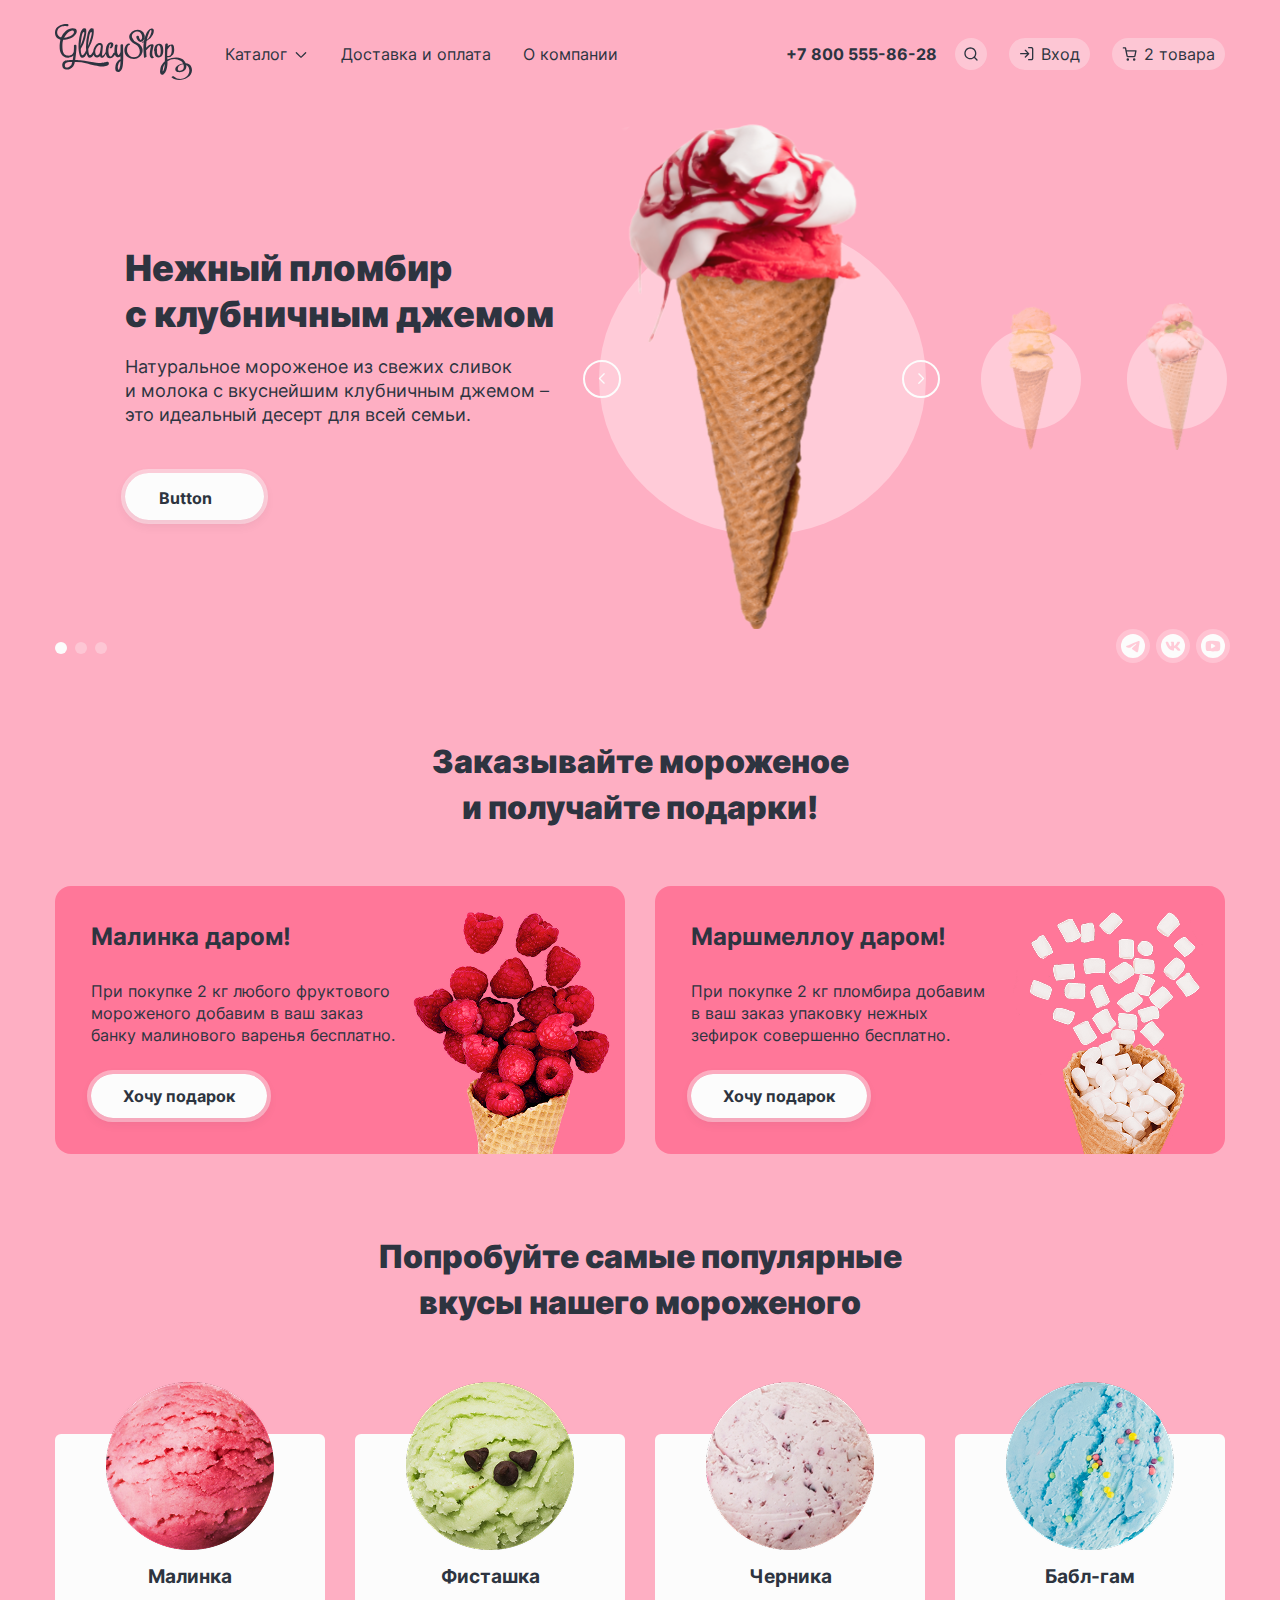
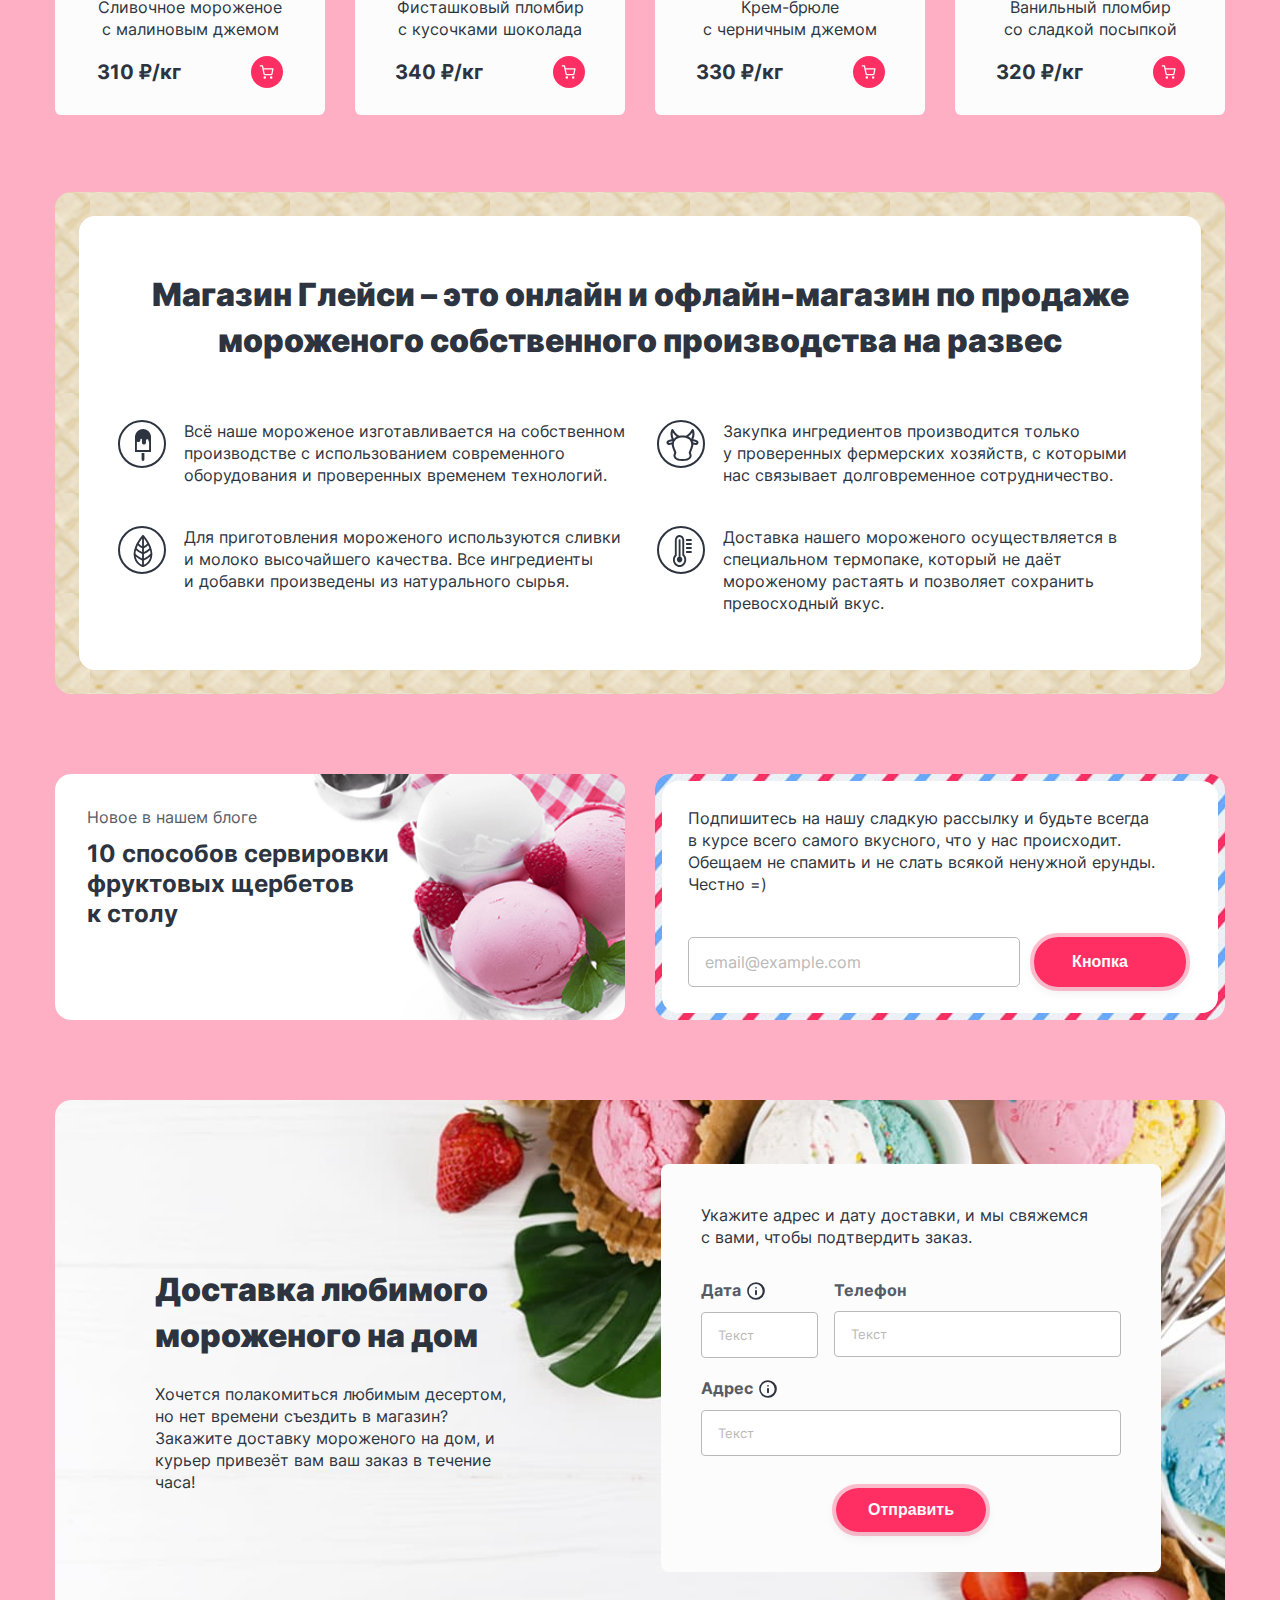
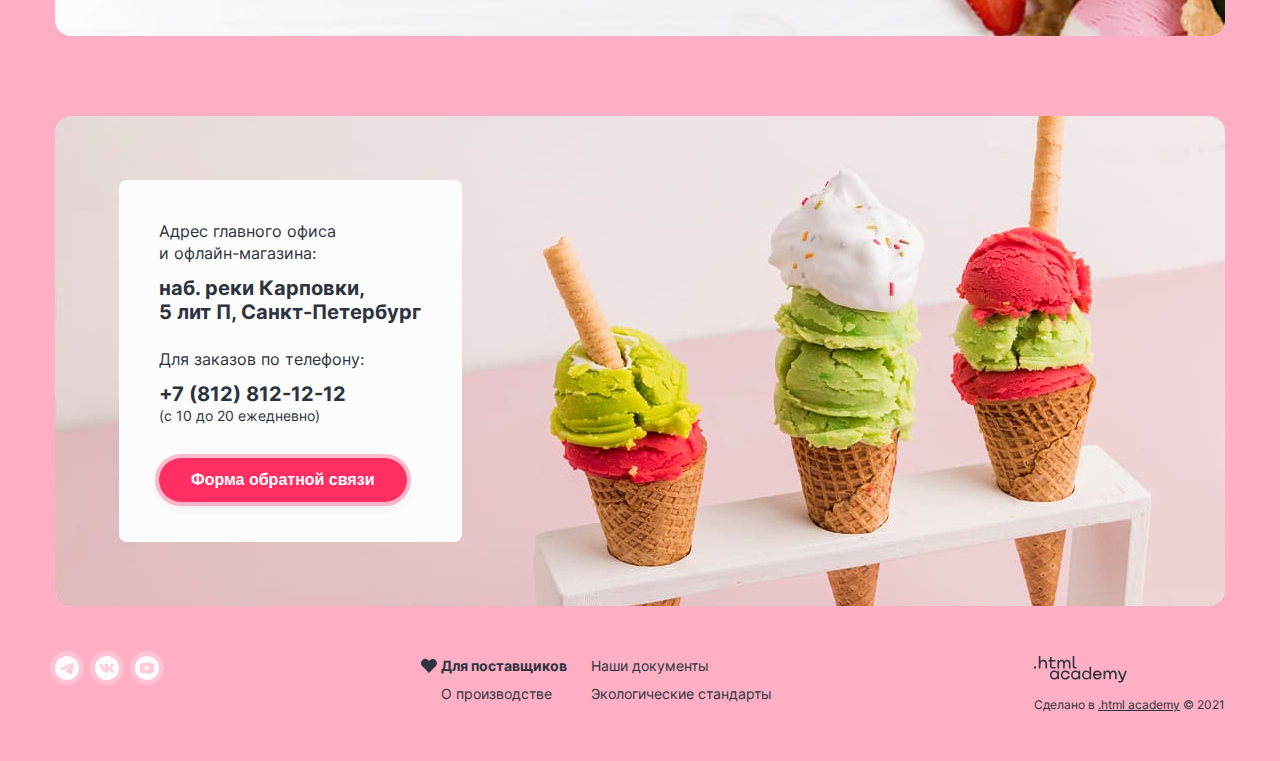
<file: index.html>
<!DOCTYPE html>
<html lang="ru">

<head>
  <meta charset="utf-8">
  <title>Gllacy</title>
  <link rel="icon"  href="favicon.ico" sizes="32x32">
  <link rel="stylesheet" href="./styles/style.css">
</head>

<body class="bg-slide-1">
  <div class="wrap">
    <header class="page-header">
      <a class="logo" href="#">
        <img src="./images/svg/logo-gllacy.svg" width="137" height="56" alt="Логотип Gllacy">
      </a>
      <nav class="navigation">
        <ul class="navigation-list">
          <li class="navigation-item">
            <a class="navigation-link navigation-link-catalog" href="#">
              Каталог
            </a>
            <ul class="submenu">
              <li class="submenu-title">Новинки</li>
              <li class="submenu-item">
                <a class="submenu-link" href="./catalog.html">Сливочное</a>
              </li>
              <li class="submenu-item">
                <a class="submenu-link" href="#">Щербеты</a>
              </li>
              <li class="submenu-item">
                <a class="submenu-link" href="#">Фруктовый лед</a>
              </li>
              <li class="submenu-item">
                <a class="submenu-link" href="#">Мелорин</a>
              </li>

            </ul>
          </li>
          <li class="navigation-item">
            <a class="navigation-link" href="#">
              Доставка и оплата
            </a>
          </li>
          <li class="navigation-item">
            <a class="navigation-link" href="#">
              О компании
            </a>
          </li>
        </ul>
        <ul class="navigation-list navigation-user">
          <li class="navigation-item">
            <a class="navigation-link navigation-phone" href="tel:78005558628">
              +7 800 555-86-28
            </a>
          </li>
          <li class="navigation-item">
            <button class="navigation-link navigation-link-search" type="button">
              <span class="visually-hidden">Поиск</span>
            </button>
                  <div class="popover popover-search">
                <div class="popover-search-wrapp">
                    <form class="search-form" action="https://echo.htmlacademy.ru/" method="post">
                      <label class="search-field">
                        <span class="visually-hidden">Поиск по сайту</span>
                        <input class="field-input" type="search" name="search" placeholder="Поиск по сайту" required>
                      </label>
                    </form>
                </div>
              </div>
          </li>
          <li class="navigation-item">
            <a class="navigation-link navigation-link-login" href="#">
              Вход
            </a>
            <div class="modal modal-personal-account">
              <section class="modal-content">
                <h3 class="modal-title heaiding-3">Личный кабинет</h3>
                <form class="auth-form" action="https://echo.htmlacademy.ru/" method="post">
                  <p class="field-group">
                    <label class="visually-hidden" for="auth-Email">Email</label>
                    <input class="auth-form-field field" type="Email" id="auth-Email" name="auth-Email"
                      placeholder="email@example.com" required>
                  </p>
                  <p class="field-group">
                    <label class="visually-hidden" for="auth-password">Пароль</label>
                    <input class="auth-form-field field" type="password" id="auth-password" name="auth-password"
                      placeholder="••••••" required>
                  </p>
                  <p class="field-group auth-form-user-options">
                    <button class="button auth-form-button" type="submit">Войти</button>
                    <a class="auth-form-recovery " href="#">Забыли пароль?</a>
                    <a class="auth-form-recovery " href="#">Регистрация</a>
                  </p>
                </form>
              </section>
            </div>
          </li>
          <li class="navigation-item">
            <a class="navigation-link navigation-link-basket" href="#">
              2 товара
            </a>
            <div class="popover popover-cart" id="popoverBasket">
              <div class="popover-content">
                <h3 class="popover-title heaiding-3">Корзина</h3>
                <ul class="cart-items-list">
                  <li class="cart-item">
                    <a class="cart-link" href="#">
                      <img class="cart-img" src="./images/ice-cream-basket/raspberry.png" alt="Малина" width="46"
                        height="46" loading="lazy">
                      <div class="cart-description-product">
                        <h5 class="cart-title heaiding-5">Малинка</h5>
                        <p class="cart-price-weight signature-normal">1 кг х 310 ₽</p>
                      </div>
                    </a>
                    <p class="cart-price heaiding-5">310 ₽</p>
                    <button class="cart-item-close-button" type="button">
                      <span class="visually-hidden">Удалить товар из корзины</span>

                    </button>
                  </li>
                  <li class="cart-item">
                    <a class="cart-link" href="#">
                      <img class="cart-img" src="./images/ice-cream-basket/bubble-gum.png" alt="Малина" width="46"
                        height="46" loading="lazy">
                      <div class="cart-description-product">
                        <h5 class="cart-title heaiding-5">Бабл-гам</h5>
                        <p class="cart-price-weight signature-normal">1,5 кг х 320 ₽</p>
                      </div>
                    </a>
                    <p class="cart-price heaiding-5">480 ₽</p>
                    <button class="cart-item-close-button" type="submit">
                      <span class="visually-hidden">Удалить товар из корзины</span>

                    </button>
                  </li>
                </ul>

                <div class="popover-cart-footer">
                  <a class="button place-order-button" href="#">Оформить заказ</a>
                  <p class="final-price heaiding-5">Итого: 790 ₽</p>
                </div>
              </div>
            </div>
          </li>
        </ul>
      </nav>
    </header>

    <main class="main">
      <section class="gallery">
        <div class="gallery-wrap">
          <h1 class="visually-hidden">Интернет магазин Gllacy</h1>
          <div class="gallery-promo">
            <h1 class="gallery-title heaiding-1">Нежный пломбир <br>
              с клубничным джемом</h1>
            <p class="gallery-description paragraph-normal-1">
              Натуральное мороженое из свежих сливок <br>
              и молока с вкуснейшим клубничным джемом – это идеальный десерт для всей семьи.
            </p>
            <button class="button gallery-button" type="button">Button</button>
          </div>
          <div class="slider">
            <div class="slide slide-is-current">
              <div class="slide-wrap-is-current">
                <img src="images/sliders/slide-1.png" width="327" height="507" alt="Мороженное">
                <div class="slider-controls">
                  <button class="slider-button slider-next" type="button">
                    <span class="visually-hidden">Предыдущее мороженое</span>
                  </button>
                  <button class="slider-button slider-prev" type="button">
                    <span class="visually-hidden">Следующее мороженое</span>
                  </button>
                </div>
              </div>
            </div>
            <div class="slide">
              <div class="slide-wrap">
                <img src="images/sliders/slide-2.png" width="66" height="150" alt="Мороженное">
              </div>
            </div>
            <div class="slide">
              <div class="slide-wrap">
                <img src="images/sliders/slide-3.png" width="66" height="150" alt="Мороженное">
              </div>
            </div>

          </div>
        </div>

        <div class="gallery-footer">
          <ul class="banner-pagination-list">
            <li class="banner-pagination-item">
              <button class="banner-pagination-button banner-pagination-button-is-active" type="button"></button>
            </li>
            <li class="banner-pagination-item">
              <button class="banner-pagination-button" type="button"></button>
            </li>
            <li class="banner-pagination-item">
              <button class="banner-pagination-button" type="button"></button>
            </li>
          </ul>

          <ul class="soc1al-list">
            <li class="soc1al-item">
              <a class="soc1al-link soc1al-link--telegram" href="https://t.me/htmlacademy" target="_blank">
                <span class="visually-hidden">Telegram</span>
              </a>
            </li>
            <li class="soc1al-item">
              <a class="soc1al-link soc1al-link--vkontakte" href="https://vk.com/htmlacademy" target="_blank">
                <span class="visually-hidden">Vkontakte </span>
              </a>
            </li>
            <li class="soc1al-item">
              <a class="soc1al-link soc1al-link--youtube" href="https://www.youtube.com/user/htmlacademyru"
                target="_blank">
                <span class="visually-hidden">Youtube</span>
              </a>
            </li>
          </ul>
        </div>

      </section>

      <section class="promotion">
        <h2 class="promotion-title heaiding-2">Заказывайте мороженое <br> и получайте подарки!</h2>
        <div class="promotion-wrap">
          <article class="promotion-banner">
            <div class="promotion-banner-wrap">
              <h3 class="promotion-article-title heaiding-3">Малинка даром!</h3>
              <p class="promotion-article-description paragraph-normal-2">При покупке 2 кг любого фруктового мороженого
                добавим в ваш заказ банку малинового варенья бесплатно.</p>
              <a class="button promotion-button" href="#">Хочу подарок</a>
            </div>
            <div class="promotion-banner-picture">
              <img class="promotion-banner-img" src="./images/raspberry-banner.png" width="219" height="268"
                alt="Малина">
            </div>
          </article>

          <article class="promotion-banner">
            <div class="promotion-banner-wrap">
              <h3 class="promotion-article-title heaiding-3">Маршмеллоу даром!</h3>
              <p class="promotion-article-description paragraph-normal-2">При покупке 2 кг пломбира добавим <br> в ваш
                заказ упаковку нежных зефирок совершенно бесплатно.</p>
              <a class="button promotion-button" href="#">Хочу подарок</a>
            </div>
            <div class="promotion-banner-picture">
              <img class="promotion-banner-img" src="./images/marshmallows-banner.png" width="219" height="268"
                alt="Малина">
            </div>
          </article>
        </div>
      </section>

      <section class="popular-tastes">
        <h2 class="popular-tastes-title heaiding-2">Попробуйте самые популярные вкусы нашего мороженого</h2>
        <ul class="popular-tastes-list">
          <li class="popular-tastes-item">
            <div class="popular-tastes-wrap">
              <h3 class="popular-tastes-subheading">Малинка</h3>
              <img class="popular-tastes-img" src="./images/ice-cream-cards/raspberry.png" width="168" height="168"
                alt="Малинка">
              <p class="popular-tastes-description">Сливочное мороженое с малиновым джемом</p>
              <div class="popular-tastes-price">
                <span class="popular-price heaiding-4">310 ₽/кг</span>
                <button class="popular-tastes-button">
                  <span class="visually-hidden">Добавить в корзину</span>
                </button>
              </div>
            </div>
          </li>
          <li class="popular-tastes-item">
            <div class="popular-tastes-wrap">
              <h3 class="popular-tastes-subheading">Фисташка</h3>
              <img class="popular-tastes-img" src="./images/ice-cream-cards/pistachio.png" width="168" height="168"
                alt="Фисташка">
              <p class="popular-tastes-description">Фисташковый пломбир с кусочками шоколада</p>
              <div class="popular-tastes-price">
                <span class="popular-price heaiding-4">340 ₽/кг</span>
                <button class="popular-tastes-button">
                  <span class="visually-hidden">Добавить в корзину</span>
                </button>
              </div>
            </div>
          </li>
          <li class="popular-tastes-item">
            <div class="popular-tastes-wrap">
              <h3 class="popular-tastes-subheading">Черника</h3>
              <img class="popular-tastes-img" src="./images/ice-cream-cards/blackberry.png" width="168" height="168"
                alt="Черника">
              <p class="popular-tastes-description">Крем-брюле <br> с черничным джемом</p>
              <div class="popular-tastes-price">
                <span class="popular-price heaiding-4">330 ₽/кг</span>
                <button class="popular-tastes-button">
                  <span class="visually-hidden">Добавить в корзину</span>
                </button>
              </div>
            </div>
          </li>
          <li class="popular-tastes-item">
            <div class="popular-tastes-wrap">
              <h3 class="popular-tastes-subheading">Бабл-гам</h3>
              <img class="popular-tastes-img" src="./images/ice-cream-cards/bubble-gum.png" width="168" height="168"
                alt="Бабл-гам">
              <p class="popular-tastes-description">Ванильный пломбир <br> со сладкой посыпкой</p>
              <div class="popular-tastes-price">
                <span class="popular-price heaiding-4">320 ₽/кг</span>
                <button class="popular-tastes-button">
                  <span class="visually-hidden">Добавить в корзину</span>
                </button>
              </div>
            </div>
          </li>

        </ul>
      </section>

      <section class="advantages">
        <div class="advantages-body">
          <div class="advantages-wrap">
            <h2 class="advantages-title heaiding-2">Магазин Глейси – это онлайн и офлайн-магазин по продаже мороженого
              собственного производства на развес</h2>
            <div class="advantages-list">
              <article class="advantages-item">
                <h3 class="visually-hidden">Преимуство Gllacy</h3>
                <p class="advantage-description paragraph-normal-2 advantage-description-ice-cream">Всё наше мороженое
                  изготавливается на собственном производстве с
                  использованием современного оборудования и проверенных временем технологий.</p>
              </article>
              <article class="advantages-item">
                <h3 class="visually-hidden">Преимуство Gllacy</h3>
                <p class="advantage-description paragraph-normal-2 advantage-description-cow ">Закупка ингредиентов
                  производится только <br> у проверенных фермерских хозяйств, с которыми
                  <br>нас связывает долговременное сотрудничество.
                </p>
              </article>
              <article class="advantages-item">
                <h3 class="visually-hidden">Преимуство Gllacy</h3>
                <p class="advantage-description paragraph-normal-2 advantage-description-leaf">Для приготовления
                  мороженого используются сливки и молоко высочайшего
                  качества. Все ингредиенты <br>и добавки произведены из натурального сырья.</p>
              </article>
              <article class="advantages-item">
                <h3 class="visually-hidden">Преимуство Gllacy</h3>
                <p class="advantage-description paragraph-normal-2 advantage-description-thermometer">Доставка нашего
                  мороженого осуществляется в специальном термопаке,
                  который не даёт мороженому растаять и позволяет сохранить превосходный вкус.</p>
              </article>
            </div>
          </div>
        </div>
      </section>

      <section class="additional-information">
        <h2 class="visually-hidden">Cтатьи в блоге и рассылка на подписку</h2>
        <article class="article-blog">
          <div class="article-blog-wrap">
            <p class="article-blog-subtitle paragraph-normal-3">Новое в нашем блоге</p>
            <a class="article-blog-link" href="/">
              <h3 class="article-blog-title heaiding-3">10 способов сервировки фруктовых щербетов
                <br>к столу
              </h3>
            </a>
          </div>
        </article>

        <article class="subscribe-newsletter">
          <div class="subscribe-newsletter-inner">
            <div class="subscribe-newsletter-wrap">
              <h2 class="visually-hidden">Подписка на рассылку</h2>
              <p class="subscribe-newsletter-description paragraph-normal-2">Подпишитесь на нашу сладкую рассылку и
                будьте всегда
                <br>в курсе всего самого вкусного, что у нас происходит. Обещаем не спамить и не слать всякой ненужной
                ерунды. Честно =)
              </p>
              <form class="subscribe-form" action="https://echo.htmlacademy.ru/" method="post">
                <label class="subscribe-field ">
                  <span class="visually-hidden">Ваш e-mail</span>
                  <input class="field-input" type="email" name="email" placeholder="email@example.com" required>
                </label>
                <button class="button subscribe-button " type="submit">Кнопка</button>
              </form>
            </div>
          </div>
        </article>
      </section>

      <section class="delivery">
        <div class="delivery-inner">
          <div class="delivery-wrap">
            <h2 class="delivery-title heaiding-2">Доставка любимого <br> мороженого на дом</h2>
            <p class="delivery-description paragraph-normal-2 ">Хочется полакомиться любимым десертом, <br>но нет
              времени
              съездить в магазин? Закажите доставку мороженого на дом, и курьер привезёт вам ваш заказ в течение часа!
            </p>
          </div>
          <div class="form-wrap">
            <p class="delivery-description paragraph-normal-2">Укажите адрес и дату доставки, и мы свяжемся <br>с вами,
              чтобы подтвердить заказ.</p>
            <form class="delivery-form" action="https://echo.htmlacademy.ru/" method="post">
              <p class="field-group delivery-form-date">
                <span class="form-label form-label-icon paragraph-bold-3">
                  <label for="delivery-date">Дата</label>
                  <button class="info" type="button">
                    <span class="visually-hidden">Посмотреть дополнительную информация</span>
                         <span class="information-tooltip-wrap">
                      <span class="information-tooltip-text signature-normal-2">
                      Укажите дату доставки на которую хотите получить заказ
                    </span>
                    </span>
                  </button>
                </span>
                <input class="field" type="text" id="delivery-date" name="delivery-date" placeholder="Текст" required>
              </p>
              <p class="field-group delivery-form-phone">
                <label class="form-label paragraph-bold-3" for="delivery-phone">Телефон</label>
                <input class="field" type="tel" id="delivery-phone" name="delivery-phone" placeholder="Текст" required>
              </p>

              <div class="field-group delivery-form-address">
                <div class="form-label form-label-icon paragraph-bold-3">
                  <label for="delivery-address">Адрес</label>
                  <button class="info" type="button">
                    <span class="visually-hidden">Посмотреть дополнительную информация</span>
                    <span class="information-tooltip-wrap">
                      <span class="information-tooltip-text signature-normal-2">
                      Введите название <br> улицы, дома и квартиры
                    </span>
                    </span>

                  </button>


                </div>
                <input class="field" type="text" id="delivery-address" name="delivery-address" placeholder="Текст"
                  required>
              </div>
              <button class="button  delivery-button" type="submit">Отправить</button>
            </form>
          </div>
        </div>
      </section>

      <section class="contacts">
        <h2 class="visually-hidden">Контакты Gllacy</h2>
        <div class="contacts-inner">
          <div class="contacts-wrap">
            <ul class="contacts-list">
              <li class="contacts-item">
                <p class="contacts-text paragraph-normal-2">Адрес главного офиса <br> и офлайн-магазина:</p>
                <address class="contacts-address">
                  наб. реки Карповки, <br> 5 лит П, Санкт-Петербург
                </address>
              </li>
              <li class="contacts-item">
                <p class="contacts-text paragraph-normal-2">Для заказов по телефону:</p>
                <a class="contacts-phone" href="tel:78128121212">+7 (812) 812-12-12</a>
                <span class="contacts-description signature-normal">(с <time datetime="10:00">10</time> до <time datetime="20:00">  20</time> ежедневно)</span>
              </li>
            </ul>
            <button class="button contacts-button" type="button" onclick="window.windowModalFeedback.showModal()">Форма
              обратной связи</button>
            <dialog class="dialog-modak-feedback" id="windowModalFeedback" aria-label="dialog-name">
              <div class="modal-wrap">
                <button class="modal-close-button" type="button" id="closeModalFeedback">
                  <span class="visually-hidden">Закрыть</span>
                </button>
                <section class="modal-content">
                  <h2 class="modal-title heaiding-3">Мы обязательно ответим вам!</h2>
                  <form class="feedback-form" action="https://echo.htmlacademy.ru/" method="post">
                    <p class="field-group">
                      <label class="visually-hidden" for="feedback-login">Имя и фамилия</label>
                      <input class="feedback-form-field field" type="text" id="feedback-login" name="auth-login"
                        placeholder="Имя и фамилия" required>
                    </p>
                    <p class="field-group">
                      <label class="visually-hidden" for="feedback-email">Email</label>
                      <input class="feedback-form-field field" type="email" id="feedback-email" name="feedback-email"
                        placeholder="email@example.com" required>
                    </p>
                    <textarea class="feedback-form-textarea" name='feedback' rows='9' cols='10'
                      placeholder="В свободной форме"></textarea>
                    <button class="button feedback-form-button" type="submit">Отправить</button>
                  </form>
                </section>
              </div>
            </dialog>
          </div>
        </div>
      </section>
    </main>
    <footer class="footer">
      <div class="footer-inner footer-inner-page">
        <ul class="footer_soc1al soc1al-list">
          <li class="footer_soc1al -item">
            <a class="footer_soc1al-link soc1al-link soc1al-link--telegram" href="https://t.me/htmlacademy"
              target="_blank">
              <span class="visually-hidden">Telegram</span>
            </a>
          </li>
          <li class="footer_soc1al -item">
            <a class="footer_soc1al-link  soc1al-link soc1al-link--vkontakte" href="https://vk.com/htmlacademy"
              target="_blank">
              <span class="visually-hidden">Vkontakte</span>
            </a>
          </li>
          <li class="footer_soc1al -item">
            <a class="footer_soc1al-link  soc1al-link soc1al-link--youtube"
              href="https://www.youtube.com/user/htmlacademyru" target="_blank">
              <span class="visually-hidden">Youtube</span>
            </a>
          </li>
        </ul>
        <ul class="footer-about-company-list">
          <li class="footer-about-company-item">
            <a class="footer-about-company-link signature-normal-bold" href="">
              Для поставщиков
            </a>
            <a class="footer-about-company-link signature-normal" href="">
              О производстве
            </a>
          </li>
          <li class="footer-about-company-item">
            <a class="footer-about-company-link signature-normal" href="">
              Наши документы
            </a>
            <a class="footer-about-company-link signature-normal" href="">
              Экологические стандарты
            </a>
          </li>
        </ul>
        <div class="footer-logo-inner">
          <a class="footer-logo-link" href="https://htmlacademy.ru/" target="_blank">
          <span class="visually-hidden">Сайт Html Academy</span>
            <img class="footer-logo" src="./images/svg/logo_htmlacademy.svg" alt="Логотип html academy" width="93"
              height="27" loading="lazy">
          </a>
          <p class="footer-copyright signature-normal-2">Сделано в <a href="index.html"
              target="_blank">.html academy</a> © <time datetime="2021">2021</time></p>
        </div>
      </div>
    </footer>
  </div>
  <!-- <div class="modal-container">
    <div class="modal modal-feedback">
      <button class="modal-close-button" type="button">
        <span class="visually-hidden">Закрыть</span>
      </button>
      <section class="modal-content">
        <h2 class="modal-title heaiding-3">Мы обязательно ответим вам!</h2>
        <form class="feedback-form" action="https://echo.htmlacademy.ru/" method="post">
          <p class="field-group">
            <label class="visually-hidden" for="auth-login">Имя и фамилия</label>
            <input class="feedback-form-field field" type="text" id="feedback-login" name="auth-login" placeholder="Имя и фамилия" required>
          </p>
          <p class="field-group">
            <label class="visually-hidden" for="feedback-password">Email</label>
            <input class="feedback-form-field field" type="email" id="feedback-email" name="feedback-email"
              placeholder="email@example.com" required>
          </p>
          <textarea class="feedback-form-textarea" name='feedback' rows='9' cols='10' id="" placeholder="В свободной форме"></textarea>
          <button class="button feedback-form-button">Отправить</button>
        </form>
      </section>
    </div>
  </div> -->
  <script src="./scripts/index.js" defer></script>

</body>

</html>
</file>
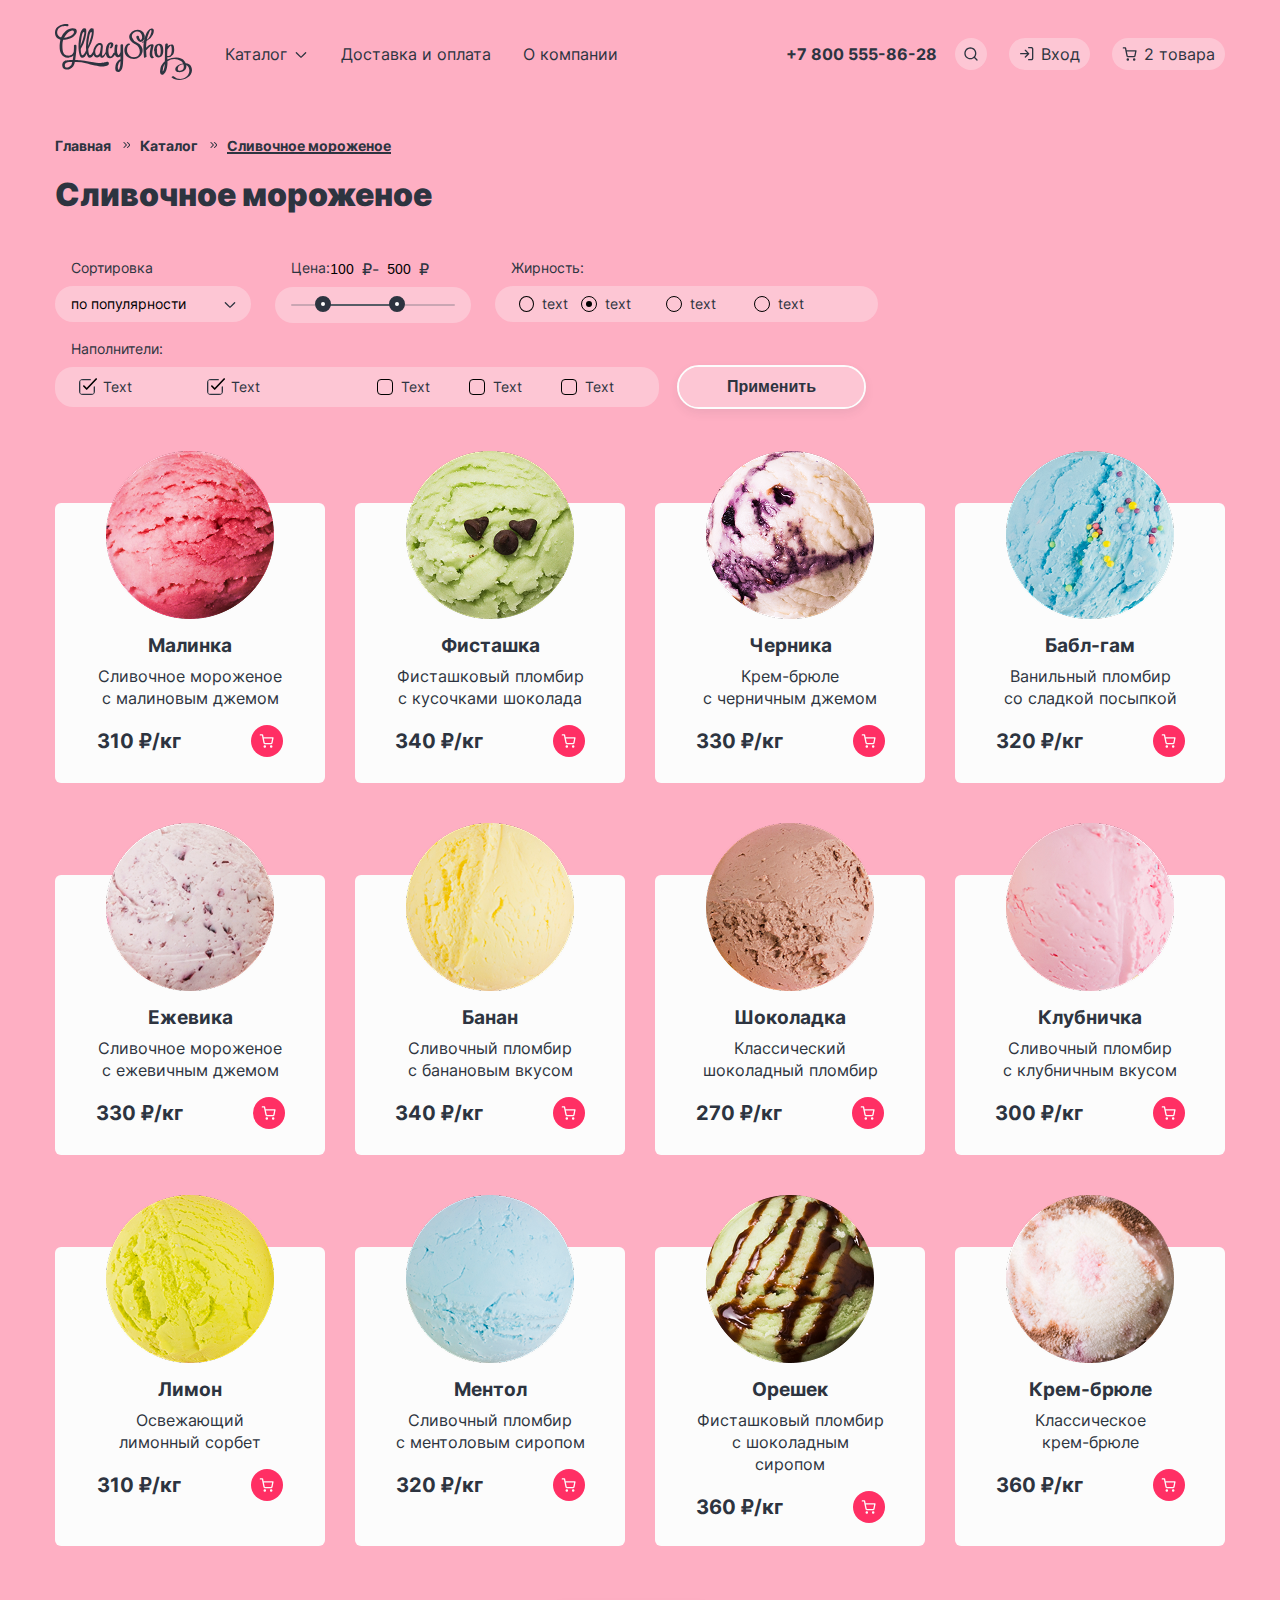
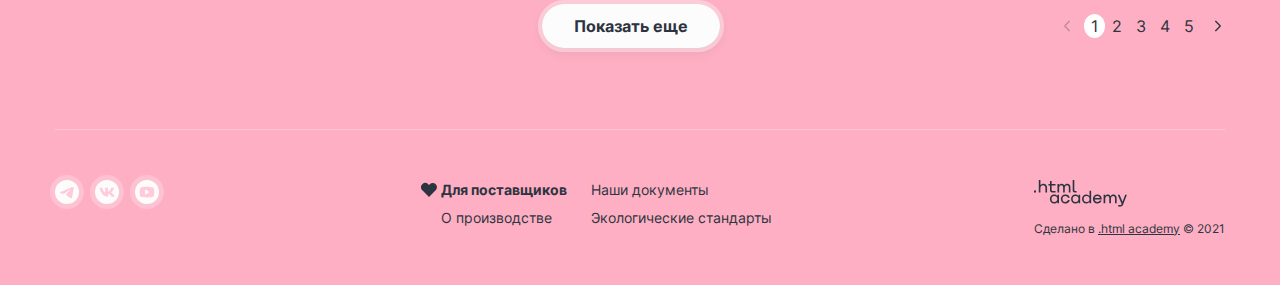
<file: catalog.html>
<!DOCTYPE html>
<html lang="en">

<head>
  <meta charset="UTF-8">
  <meta name="viewport" content="width=device-width, initial-scale=1.0">
  <link rel="icon" href="favicon.ico" sizes="32x32">
  <link rel="stylesheet" href="./styles/style.css">
  <title>Gllacy | Каталог</title>
  <script src="./scripts/index.js" defer></script>
</head>

<body class="bg-slide-1">

  <div class="wrap">
    <header class="page-header page-header-catalog">
      <a class="logo" href="./index.html">
        <img src="./images/svg/logo-gllacy.svg" width="137" height="56" alt="Логотип Gllacy">
      </a>
      <nav class="navigation">
        <ul class="navigation-list">
          <li class="navigation-item">
            <a class="navigation-link navigation-link-catalog" href="#">
              Каталог
            </a>
            <ul class="submenu">
              <li class="submenu-title">Новинки</li>
              <li class="submenu-item">
                <a class="submenu-link is-current" href="#">Сливочное</a>
              </li>
              <li class="submenu-item">
                <a class="submenu-link" href="#">Щербеты</a>
              </li>
              <li class="submenu-item">
                <a class="submenu-link" href="#">Фруктовый лед</a>
              </li>
              <li class="submenu-item">
                <a class="submenu-link" href="#">Мелорин</a>
              </li>
            </ul>
          </li>
          <li class="navigation-item">
            <a class="navigation-link" href="#">
              Доставка и оплата
            </a>
          </li>
          <li class="navigation-item">
            <a class="navigation-link" href="#">
              О компании
            </a>
          </li>
        </ul>
        <ul class="navigation-list navigation-user">
          <li class="navigation-item">
            <a class="navigation-link navigation-phone" href="tel:78005558628">
              +7 800 555-86-28
            </a>
          </li>
          <li class="navigation-item">
            <button class="navigation-link navigation-link-search" type="button">
              <span class="visually-hidden">Поиск</span>
            </button>
            <div class="popover popover-search">
              <div class="popover-search-wrapp">
                <form class="search-form" action="https://echo.htmlacademy.ru/" method="post">
                  <label class="search-field">
                    <span class="visually-hidden">Поиск по сайту</span>
                    <input class="field-input" type="search" name="search" placeholder="Поиск по сайту" required>
                  </label>
                </form>
              </div>
            </div>
          </li>
          <li class="navigation-item">
            <a class="navigation-link navigation-link-login" href="#">
              Вход
            </a>
            <div class="modal modal-personal-account">
              <section class="modal-content">
                <h3 class="modal-title heaiding-3">Личный кабинет</h3>
                <form class="auth-form" action="https://echo.htmlacademy.ru/" method="post">
                  <p class="field-group">
                    <label class="visually-hidden" for="auth-Email">Email</label>
                    <input class="auth-form-field field" type="Email" id="auth-Email" name="auth-Email"
                      placeholder="email@example.com" required>
                  </p>
                  <p class="field-group">
                    <label class="visually-hidden" for="auth-password">Пароль</label>
                    <input class="auth-form-field field" type="password" id="auth-password" name="auth-password"
                      placeholder="••••••" required>
                  </p>
                  <p class="field-group auth-form-user-options">
                    <button class="button auth-form-button" type="submit">Войти</button>
                    <a class="auth-form-recovery" href="#">Забыли пароль?</a>
                    <a class="auth-form-recovery" href="#">Регистрация</a>
                  </p>
                </form>
              </section>
            </div>
          </li>
          <li class="navigation-item">
            <a class="navigation-link navigation-link-basket" href="#">
              2 товара
            </a>
            <div class="popover popover-cart" id="popoverBasket">
              <div class="popover-content">
                <h3 class="popover-title heaiding-3">Корзина</h3>
                <ul class="cart-items-list">
                  <li class="cart-item">
                    <a class="cart-link" href="#">
                      <img class="cart-img" src="/images/ice-cream-basket/raspberry.png" alt="Малина" width="46"
                        height="46" loading="lazy">
                      <div class="cart-description-product">
                        <h5 class="cart-title heaiding-5">Малинка</h5>
                        <p class="cart-price-weight signature-normal">1 кг х 310 ₽</p>
                      </div>
                    </a>
                    <p class="cart-price heaiding-5">310 ₽</p>
                    <button class="cart-item-close-button" type="button">
                      <span class="visually-hidden">Удалить товар из корзины</span>
                    </button>
                  </li>
                  <li class="cart-item">
                    <a class="cart-link" href="#">
                      <img class="cart-img" src="/images/ice-cream-basket/bubble-gum.png" alt="Малина" width="46"
                        height="46" loading="lazy">
                      <div class="cart-description-product">
                        <h5 class="cart-title heaiding-5">Бабл-гам</h5>
                        <p class="cart-price-weight signature-normal">1,5 кг х 320 ₽</p>
                      </div>
                    </a>
                    <p class="cart-price heaiding-5">480 ₽</p>
                    <button class="cart-item-close-button" type="submit">
                      <span class="visually-hidden">Удалить товар из корзины</span>
                    </button>
                  </li>
                </ul>
                <div class="popover-cart-footer">
                  <a class="button place-order-button" href="#">Оформить заказ</a>
                  <p class="final-price heaiding-5">Итого: 790 ₽</p>
                </div>
              </div>
            </div>
          </li>
        </ul>
      </nav>
    </header>

    <main class="main-catalog">
      <h1 class="visually-hidden">Каталог магазина Gllacy</h1>
      <ul class="breadcrumbs">
        <li class="breadcrumbs-item">
          <a class="breadcrumbs-link signature-normal-bold " href="/index.html">
            Главная
          </a>
        </li>
        <li class="breadcrumbs-item">
          <a class="breadcrumbs-link signature-normal-bold " href="#">
            Каталог
          </a>
        </li>
        <li class="breadcrumbs-item ">
          <a class="breadcrumbs-link  signature-normal-bold breadcrumbs-link--is-active  " href="#">
            Сливочное мороженое
          </a>
        </li>
      </ul>
      <section class="catalog-form">
        <h2 class="catalog-form-title heaiding-2">Сливочное мороженое</h2>
        <form class="catalog-filter" action="https://echo.htmlacademy.ru/" method="get">
          <fieldset class="catalog-filter-group">
            <legend class="catalog-filter-title signature-normal">Сортировка</legend>
            <select class="catalog-filter-select-control signature-normal" name="sorting">
              <option value="by-popularity">по популярности</option>
            </select>
          </fieldset>
          <fieldset class="catalog-filter-group catalog-filter-group-price">
            <legend class="catalog-filter-title signature-normal">Цена: </legend>
            <div class="range-wrapper-inputs">
              <label class="catalog-filter-label">
                <input class="range-input" type="number" value="100" name="min-price"> ₽
              </label>
              <label class="catalog-filter-label">
                -<input class="range-input" type="number" value="500" name="max-price"> ₽
              </label>
            </div>
            <div class="range-wrap">
              <div class="range-scale">
                <div class="range-bar" style="left: 34px; width: 70px">
                  <button class="range-toggle toggle-min" type="button">
                    <span class="visually-hidden">Изменить минимальную цену</span>
                  </button>
                  <button class="range-toggle toggle-max" type="button">
                    <span class="visually-hidden">Изменить максимальную цену</span>
                  </button>
                </div>
              </div>
            </div>
          </fieldset>
          <fieldset class="catalog-filter-group catalog-filter-group-fat-content">
            <legend class="catalog-filter-title signature-normal">Жирность:</legend>
            <ul class="catalog-filter-list">
              <li class="catalog-filter-item">
                <label class="control">
                  <input class="control-input" name="Жирность" type="radio" value="text">
                  <span class="control-label signature-normal">text</span>
                </label>
              </li>
              <li class="catalog-filter-item">
                <label class="control">
                  <input class="control-input" name="Жирность" type="radio" value="text" checked>
                  <span class="control-label signature-normal">text</span>
                </label>
              </li>
              <li class="catalog-filter-item">
                <label class="control">
                  <input class=" control-input" name="Жирность" type="radio" value="text">
                  <span class="control-label signature-normal">text</span>
                </label>
              </li>
              <li class="catalog-filter-item">
                <label class="control">
                  <input class="control-input" name="Жирность" type="radio" value="text">
                  <span class="control-label signature-normal">text</span>
                </label>
              </li>
            </ul>
          </fieldset>
          <fieldset class="catalog-filter-group  catalog-filter-group-fillers">
            <legend class="catalog-filter-title signature-normal">Наполнители:</legend>
            <ul class="catalog-filter-list">
              <li class="catalog-filter-item">
                <label class="control">
                  <input class="control-input" type="checkbox" checked name="Text">
                  <span class="control-label signature-normal">Text</span>
                </label>
              </li>
              <li class="catalog-filter-item">
                <label class="control">
                  <input class=" control-input" type="checkbox" checked name="Text">
                  <span class="control-label signature-normal">Text</span>
                </label>
              </li>
              <li class="catalog-filter-item">
                <label class="control">
                  <input class=" control-input" type="checkbox" name="Text">
                  <span class="control-label signature-normal">Text</span>
                </label>
              </li>
              <li class="catalog-filter-item">
                <label class="control">
                  <input class=" control-input" type="checkbox" name="Text">
                  <span class="control-label signature-normal">Text</span>
                </label>
              </li>
              <li class="catalog-filter-item">
                <label class="control">
                  <input class=" control-input" type="checkbox" name="Text">
                  <span class="control-label signature-normal">Text</span>
                </label>
              </li>
            </ul>
          </fieldset>
          <button class="button catalog-filter-button" type="submit">Применить</button>
        </form>
      </section>

      <section class="catalog">
        <h2 class="visually-hidden">Ассортимент мороженого</h2>
        <ul class="popular-tastes-list">
          <li class="popular-tastes-item">
            <div class="popular-tastes-wrap">
              <h3 class="popular-tastes-subheading">Малинка</h3>
              <img class="popular-tastes-img" src="./images/ice-cream-cards/raspberry.png" width="168" height="168"
                alt="Малинка" loading="lazy">
              <p class="popular-tastes-description">Сливочное мороженое с малиновым джемом</p>
              <div class="popular-tastes-price">
                <span class="popular-price heaiding-4">310 ₽/кг</span>
                <button class="popular-tastes-button">
                  <span class="visually-hidden">Добавить в корзину</span>
                </button>
              </div>
            </div>
          </li>
          <li class="popular-tastes-item">
            <div class="popular-tastes-wrap">
              <h3 class="popular-tastes-subheading">Фисташка</h3>
              <img class="popular-tastes-img" src="./images/ice-cream-cards/pistachio.png" width="168" height="168"
                alt="Фисташка">
              <p class="popular-tastes-description">Фисташковый пломбир с кусочками шоколада</p>
              <div class="popular-tastes-price">
                <span class="popular-price heaiding-4">340 ₽/кг</span>
                <button class="popular-tastes-button">
                  <span class="visually-hidden">Добавить в корзину</span>
                </button>
              </div>
            </div>
          </li>
          <li class="popular-tastes-item">
            <div class="popular-tastes-wrap">
              <h3 class="popular-tastes-subheading">Черника</h3>
              <img class="popular-tastes-img" src="./images/ice-cream-cards/blueberry.png" width="168" height="168"
                alt="Черника" loading="lazy">
              <p class="popular-tastes-description">Крем-брюле <br> с черничным джемом</p>
              <div class="popular-tastes-price">
                <span class="popular-price heaiding-4">330 ₽/кг</span>
                <button class="popular-tastes-button">
                  <span class="visually-hidden">Добавить в корзину</span>
                </button>
              </div>
            </div>
          </li>
          <li class="popular-tastes-item">
            <div class="popular-tastes-wrap">
              <h3 class="popular-tastes-subheading">Бабл-гам</h3>
              <img class="popular-tastes-img" src="./images/ice-cream-cards/bubble-gum.png" width="168" height="168"
                alt="Бабл-гам" loading="lazy">
              <p class="popular-tastes-description">Ванильный пломбир <br> со сладкой посыпкой</p>
              <div class="popular-tastes-price">
                <span class="popular-price heaiding-4">320 ₽/кг</span>
                <button class="popular-tastes-button">
                  <span class="visually-hidden">Добавить в корзину</span>
                </button>
              </div>
            </div>
          </li>
          <li class="popular-tastes-item">
            <div class="popular-tastes-wrap">
              <h3 class="popular-tastes-subheading">Ежевика</h3>
              <img class="popular-tastes-img" src="./images/ice-cream-cards/blackberry.png" width="168" height="168"
                alt="Ежевика" loading="lazy">
              <p class="popular-tastes-description">Сливочное мороженое с ежевичным джемом</p>
              <div class="popular-tastes-price">
                <span class="popular-price heaiding-4">330 ₽/кг</span>
                <button class="popular-tastes-button">
                  <span class="visually-hidden">Добавить в корзину</span>
                </button>
              </div>
            </div>
          </li>
          <li class="popular-tastes-item">
            <div class="popular-tastes-wrap">
              <h3 class="popular-tastes-subheading">Банан</h3>
              <img class="popular-tastes-img" src="./images/ice-cream-cards/banana.png" width="168" height="168"
                alt="Банан" loading="lazy">
              <p class="popular-tastes-description">Сливочный пломбир <br>c банановым вкусом</p>
              <div class="popular-tastes-price">
                <span class="popular-price heaiding-4">340 ₽/кг</span>
                <button class="popular-tastes-button">
                  <span class="visually-hidden">Добавить в корзину</span>
                </button>
              </div>
            </div>
          </li>
          <li class="popular-tastes-item">
            <div class="popular-tastes-wrap">
              <h3 class="popular-tastes-subheading">Шоколадка</h3>
              <img class="popular-tastes-img" src="./images/ice-cream-cards/chocolate.png" width="168" height="168"
                alt="Шоколадка" loading="lazy">
              <p class="popular-tastes-description">Классический шоколадный пломбир</p>
              <div class="popular-tastes-price">
                <span class="popular-price heaiding-4">270 ₽/кг</span>
                <button class="popular-tastes-button">
                  <span class="visually-hidden">Добавить в корзину</span>
                </button>
              </div>
            </div>
          </li>
          <li class="popular-tastes-item">
            <div class="popular-tastes-wrap">
              <h3 class="popular-tastes-subheading">Клубничка</h3>
              <img class="popular-tastes-img" src="./images/ice-cream-cards/strawberry.png" width="168" height="168"
                alt="Клубничка" loading="lazy">
              <p class="popular-tastes-description">Сливочный пломбир <br> с клубничным вкусом</p>
              <div class="popular-tastes-price">
                <span class="popular-price heaiding-4">300 ₽/кг</span>
                <button class="popular-tastes-button">
                  <span class="visually-hidden">Добавить в корзину</span>
                </button>
              </div>
            </div>
          </li>
          <li class="popular-tastes-item">
            <div class="popular-tastes-wrap">
              <h3 class="popular-tastes-subheading">Лимон</h3>
              <img class="popular-tastes-img" src="./images/ice-cream-cards/lemon.png" width="168" height="168"
                alt="Лимон" loading="lazy">
              <p class="popular-tastes-description">Освежающий лимонный сорбет</p>
              <div class="popular-tastes-price">
                <span class="popular-price heaiding-4">310 ₽/кг</span>
                <button class="popular-tastes-button">
                  <span class="visually-hidden">Добавить в корзину</span>
                </button>
              </div>
            </div>
          </li>
          <li class="popular-tastes-item">
            <div class="popular-tastes-wrap">
              <h3 class="popular-tastes-subheading">Ментол</h3>
              <img class="popular-tastes-img" src="./images/ice-cream-cards/menthol.png" width="168" height="168"
                alt="Ментол" loading="lazy">
              <p class="popular-tastes-description">Сливочный пломбир <br> c ментоловым сиропом</p>
              <div class="popular-tastes-price">
                <span class="popular-price heaiding-4">320 ₽/кг</span>
                <button class="popular-tastes-button">
                  <span class="visually-hidden">Добавить в корзину</span>
                </button>
              </div>
            </div>
          </li>
          <li class="popular-tastes-item">
            <div class="popular-tastes-wrap">
              <h3 class="popular-tastes-subheading">Орешек</h3>
              <img class="popular-tastes-img" src="./images/ice-cream-cards/nut.png" width="168" height="168"
                alt="Орешек" loading="lazy">
              <p class="popular-tastes-description">Фисташковый пломбир с шоколадным сиропом</p>
              <div class="popular-tastes-price">
                <span class="popular-price heaiding-4">360 ₽/кг</span>
                <button class="popular-tastes-button">
                  <span class="visually-hidden">Добавить в корзину</span>
                </button>
              </div>
            </div>
          </li>
          <li class="popular-tastes-item">
            <div class="popular-tastes-wrap">
              <h3 class="popular-tastes-subheading">Крем-брюле</h3>
              <img class="popular-tastes-img" src="./images/ice-cream-cards/creme-brulee.png" width="168" height="168"
                alt="Крем-брюле" loading="lazy">
              <p class="popular-tastes-description">Классическое <br>крем-брюле </p>
              <div class="popular-tastes-price">
                <span class="popular-price heaiding-4">360 ₽/кг</span>
                <button class="popular-tastes-button">
                  <span class="visually-hidden">Добавить в корзину</span>
                </button>
              </div>
            </div>
          </li>
        </ul>
        <div class="pagination-inner">
          <button class="button button-show-more">Показать еще</button>
          <div class="pagination-wrap">
            <button class="pagination-button pagination-button-next" type="button">
            </button>
            <ul class="pagination-list">
              <li class="pagination-item">
                <a class="pagination-link pagination-link--is-current" href="">
                  1
                </a>
              </li>
              <li class="pagination-item">
                <a class="pagination-link" href="#">
                  2
                </a>
              </li>
              <li class="pagination-item">
                <a class="pagination-link" href="#">
                  3
                </a>
              </li>
              <li class="pagination-item">
                <a class="pagination-link" href="#">
                  4
                </a>
              </li>
              <li class="pagination-item">
                <a class="pagination-link" href="#">
                  5
                </a>
              </li>
            </ul>
            <button class="pagination-button pagination-button-prev" type="button">
            </button>
          </div>
        </div>
      </section>
    </main>

    <footer class="footer-catalog">
      <div class="footer-inner">
        <ul class="footer_soc1al soc1al-list">
          <li class="footer_soc1al -item">
            <a class="footer_soc1al-link soc1al-link soc1al-link--telegram" href="https://t.me/htmlacademy"
              target="_blank">
              <span class="visually-hidden">Telegram</span>
            </a>
          </li>
          <li class="footer_soc1al -item">
            <a class="footer_soc1al-link  soc1al-link soc1al-link--vkontakte" href="https://vk.com/htmlacademy"
              target="_blank">
              <span class="visually-hidden">Vkontakte</span>
            </a>
          </li>
          <li class="footer_soc1al -item">
            <a class="footer_soc1al-link  soc1al-link soc1al-link--youtube"
              href="https://www.youtube.com/user/htmlacademyru" target="_blank">
              <span class="visually-hidden">Youtube</span>
            </a>
          </li>
        </ul>
        <ul class="footer-about-company-list">
          <li class="footer-about-company-item">
            <a class="footer-about-company-link signature-normal-bold" href="#">
              Для поставщиков
            </a>
            <a class="footer-about-company-link signature-normal" href="#">
              О производстве
            </a>
          </li>
          <li class="footer-about-company-item">
            <a class="footer-about-company-link signature-normal" href="#">
              Наши документы
            </a>
            <a class="footer-about-company-link signature-normal" href="#">
              Экологические стандарты
            </a>
          </li>
        </ul>
        <div class="footer-logo-inner">
          <a class="footer-logo-link" href="https://htmlacademy.ru/" target="_blank">
            <span class="visually-hidden">Сайт Html Academy</span>

            <img class="footer-logo" src="./images/svg/logo_htmlacademy.svg" alt="Логотип html academy" width="93"
              height="27" loading="lazy">
          </a>
          <p class="footer-copyright signature-normal-2">Сделано в <a href="index.html"
              target="_blank">.html academy</a> © <time datetime="2021">2021</time></p>
        </div>
      </div>
    </footer>
  </div>
  <script src="./scripts/index.js" defer></script>
</body>
</html>
</file>
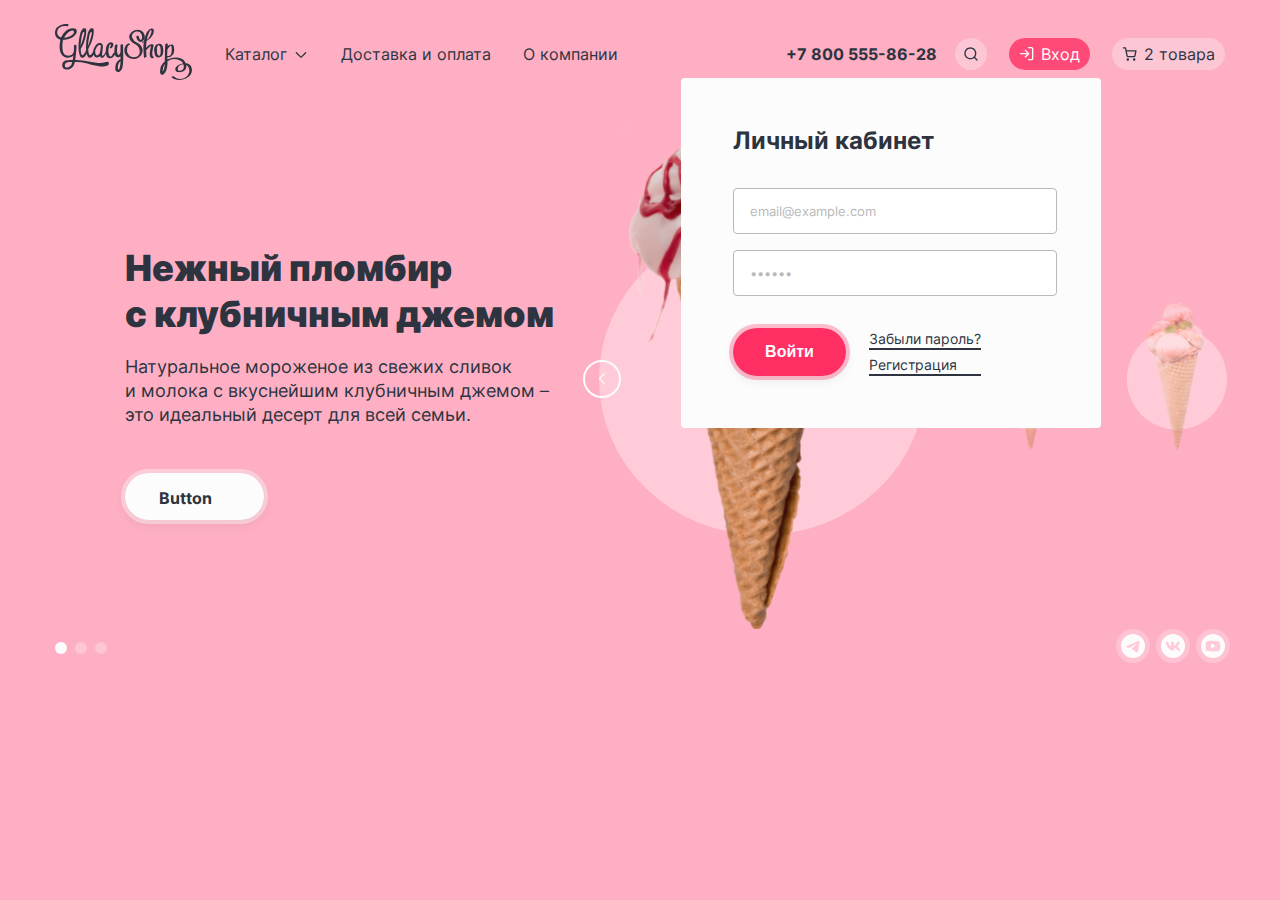
<file: login-personal-account.html>
<!DOCTYPE html>
<html lang="en">

<head>
  <meta charset="UTF-8">
  <meta name="viewport" content="width=device-width, initial-scale=1.0">
  <title>Gllacy|Попап входа </title>
  <link rel="icon" href="favicon.ico" sizes="32x32">
  <link rel="stylesheet" href="./styles/style.css">
  <link rel="stylesheet" href="./styles/login-personal-account.css">
</head>

<body class="bg-slide-1">
  <div class="wrap">
    <header class="page-header">
      <a class="logo" href="/">
        <img src="./images/svg/logo-gllacy.svg" width="137" height="56" alt="Логотип Gllacy">
      </a>
      <nav class="navigation">
        <ul class="navigation-list">
          <li class="navigation-item">
            <a class="navigation-link navigation-link-catalog" href="#">
              Каталог
            </a>
            <ul class="submenu">
              <li class="submenu-title">Новинки</li>
              <li class="submenu-item">
                <a class="submenu-link" href="/catalog.html">Сливочное</a>
              </li>
              <li class="submenu-item">
                <a class="submenu-link" href="#">Щербеты</a>
              </li>
              <li class="submenu-item">
                <a class="submenu-link" href="#">Фруктовый лед</a>
              </li>
              <li class="submenu-item">
                <a class="submenu-link" href="#">Мелорин</a>
              </li>
            </ul>
          </li>
          <li class="navigation-item">
            <a class="navigation-link" href="">
              Доставка и оплата
            </a>
          </li>
          <li class="navigation-item">
            <a class="navigation-link" href="">
              О компании
            </a>
          </li>
        </ul>
        <ul class="navigation-list navigation-user">
          <li class="navigation-item">
            <a class="navigation-link navigation-phone" href="tel:78005558628">
              +7 800 555-86-28
            </a>
          </li>
          <li class="navigation-item">
            <a class="navigation-link navigation-link-search" href="">
              <span class="visually-hidden">Поиск</span>
            </a>
          </li>
          <li class="navigation-item">
            <a class="navigation-link navigation-link-login is-active" href="">
              Вход
            </a>
            <div class="modal modal-personal-account">
              <section class="modal-content">
                <h3 class="modal-title heaiding-3">Личный кабинет</h3>
                <form class="auth-form" action="https://echo.htmlacademy.ru/" method="post">

                  <p class="field-group">
                    <label class="visually-hidden" for="auth-Email">Email</label>
                    <input class="auth-form-field field" type="Email" id="auth-Email" name="auth-Email"
                      placeholder="email@example.com" required>
                  </p>
                  <p class="field-group">
                    <label class="visually-hidden" for="auth-password">Пароль</label>
                    <input class="auth-form-field field" type="password" id="auth-password" name="auth-password"
                      placeholder="••••••" required>
                  </p>
                  <p class="field-group auth-form-user-options">
                    <button class="button auth-form-button" type="submit">Войти</button>
                    <a class="auth-form-recovery " href="#">Забыли пароль?</a>
                    <a class="auth-form-recovery " href="#">Регистрация</a>
                  </p>
                </form>
              </section>
            </div>
          </li>
          <li class="navigation-item">
            <a class="navigation-link navigation-link-basket" href="">
              2 товара
            </a>
          </li>
        </ul>
      </nav>
    </header>
    <main class="main">
      <section class="gallery">
        <div class="gallery-wrap">
          <h1 class="visually-hidden">Интернет магазин Gllacy</h1>
          <div class="gallery-promo">
            <h1 class="gallery-title heaiding-1">Нежный пломбир <br>
              с клубничным джемом</h1>
            <p class="gallery-description paragraph-normal-1">
              Натуральное мороженое из свежих сливок <br>
              и молока с вкуснейшим клубничным джемом – это идеальный десерт для всей семьи.
            </p>
            <button class="button gallery-button">Button</button>
          </div>
          <div class="slider">
            <div class="slide slide-is-current">
              <div class="slide-wrap-is-current">
                <img src="images/sliders/slide-1.png" width="327" height="507" alt="Мороженное">
                <div class="slider-controls">
                  <button class="slider-button slider-next" type="button">
                    <span class="visually-hidden">Предыдущее мороженое</span>
                  </button>
                  <button class="slider-button slider-prev" type="button">
                    <span class="visually-hidden">Следующее мороженое</span>
                  </button>
                </div>
              </div>
            </div>
            <div class="slide">
              <div class="slide-wrap">
                <img src="images/sliders/slide-2.png" width="66" height="150" alt="Мороженное">
              </div>
            </div>
            <div class="slide">
              <div class="slide-wrap">
                <img src="images/sliders/slide-3.png" width="66" height="150" alt="Мороженное">
              </div>
            </div>
          </div>
        </div>
        <div class="gallery-footer">
          <ul class="banner-pagination-list">
            <li class="banner-pagination-item">
              <button class="banner-pagination-button banner-pagination-button-is-active" type="button"></button>
            </li>
            <li class="banner-pagination-item">
              <button class="banner-pagination-button" type="button"></button>
            </li>
            <li class="banner-pagination-item">
              <button class="banner-pagination-button" type="button"></button>
            </li>
          </ul>
          <ul class="soc1al-list">
            <li class="soc1al-item">
              <a class="soc1al-link soc1al-link--telegram" href="https://t.me/htmlacademy" target="_blank">
                <span class="visually-hidden">Telegram</span>
              </a>
            </li>
            <li class="soc1al-item">
              <a class="soc1al-link soc1al-link--vkontakte" href="https://vk.com/htmlacademy" target="_blank">
                <span class="visually-hidden">Vkontakte </span>
              </a>
            </li>
            <li class="soc1al-item">
              <a class="soc1al-link soc1al-link--youtube" href="https://www.youtube.com/user/htmlacademyru"
                target="_blank">
                <span class="visually-hidden">Youtube</span>
              </a>
            </li>
          </ul>
        </div>
      </section>
    </main>
  </div>
</body>

</html>
</file>
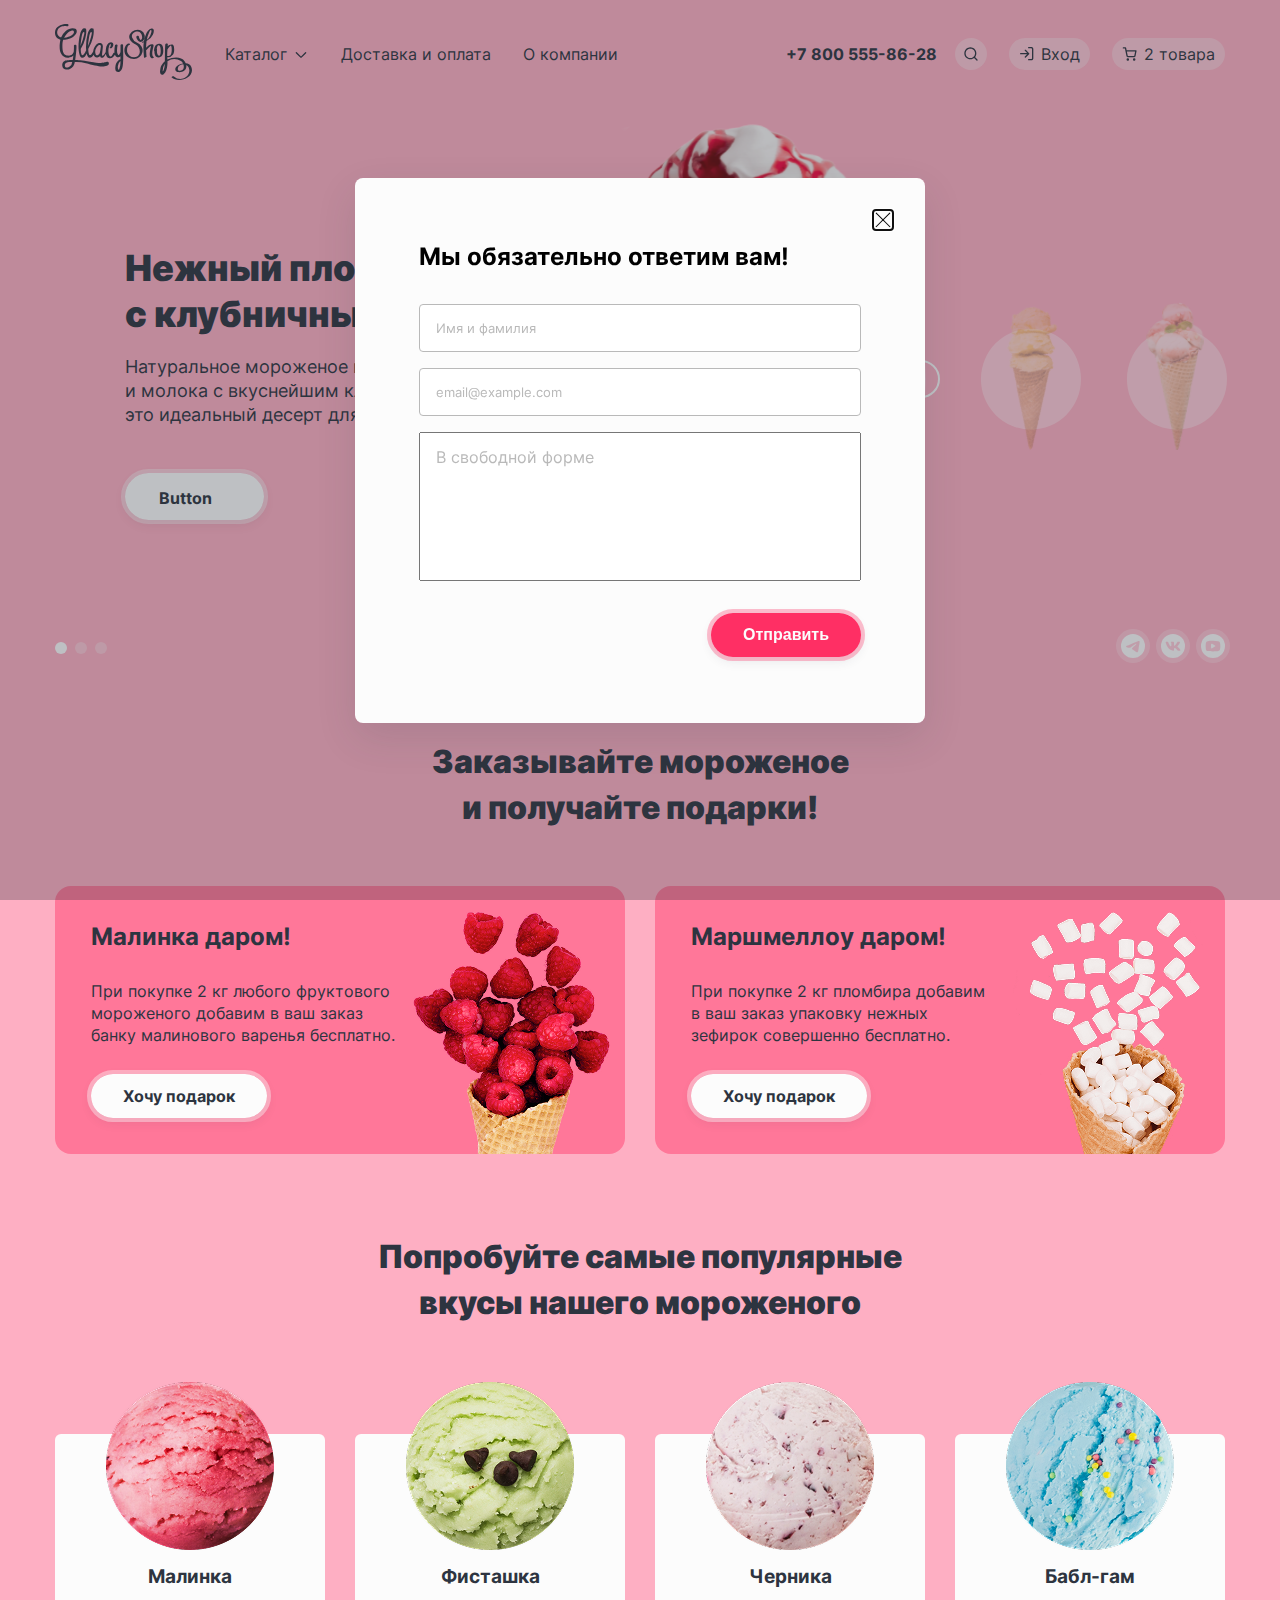
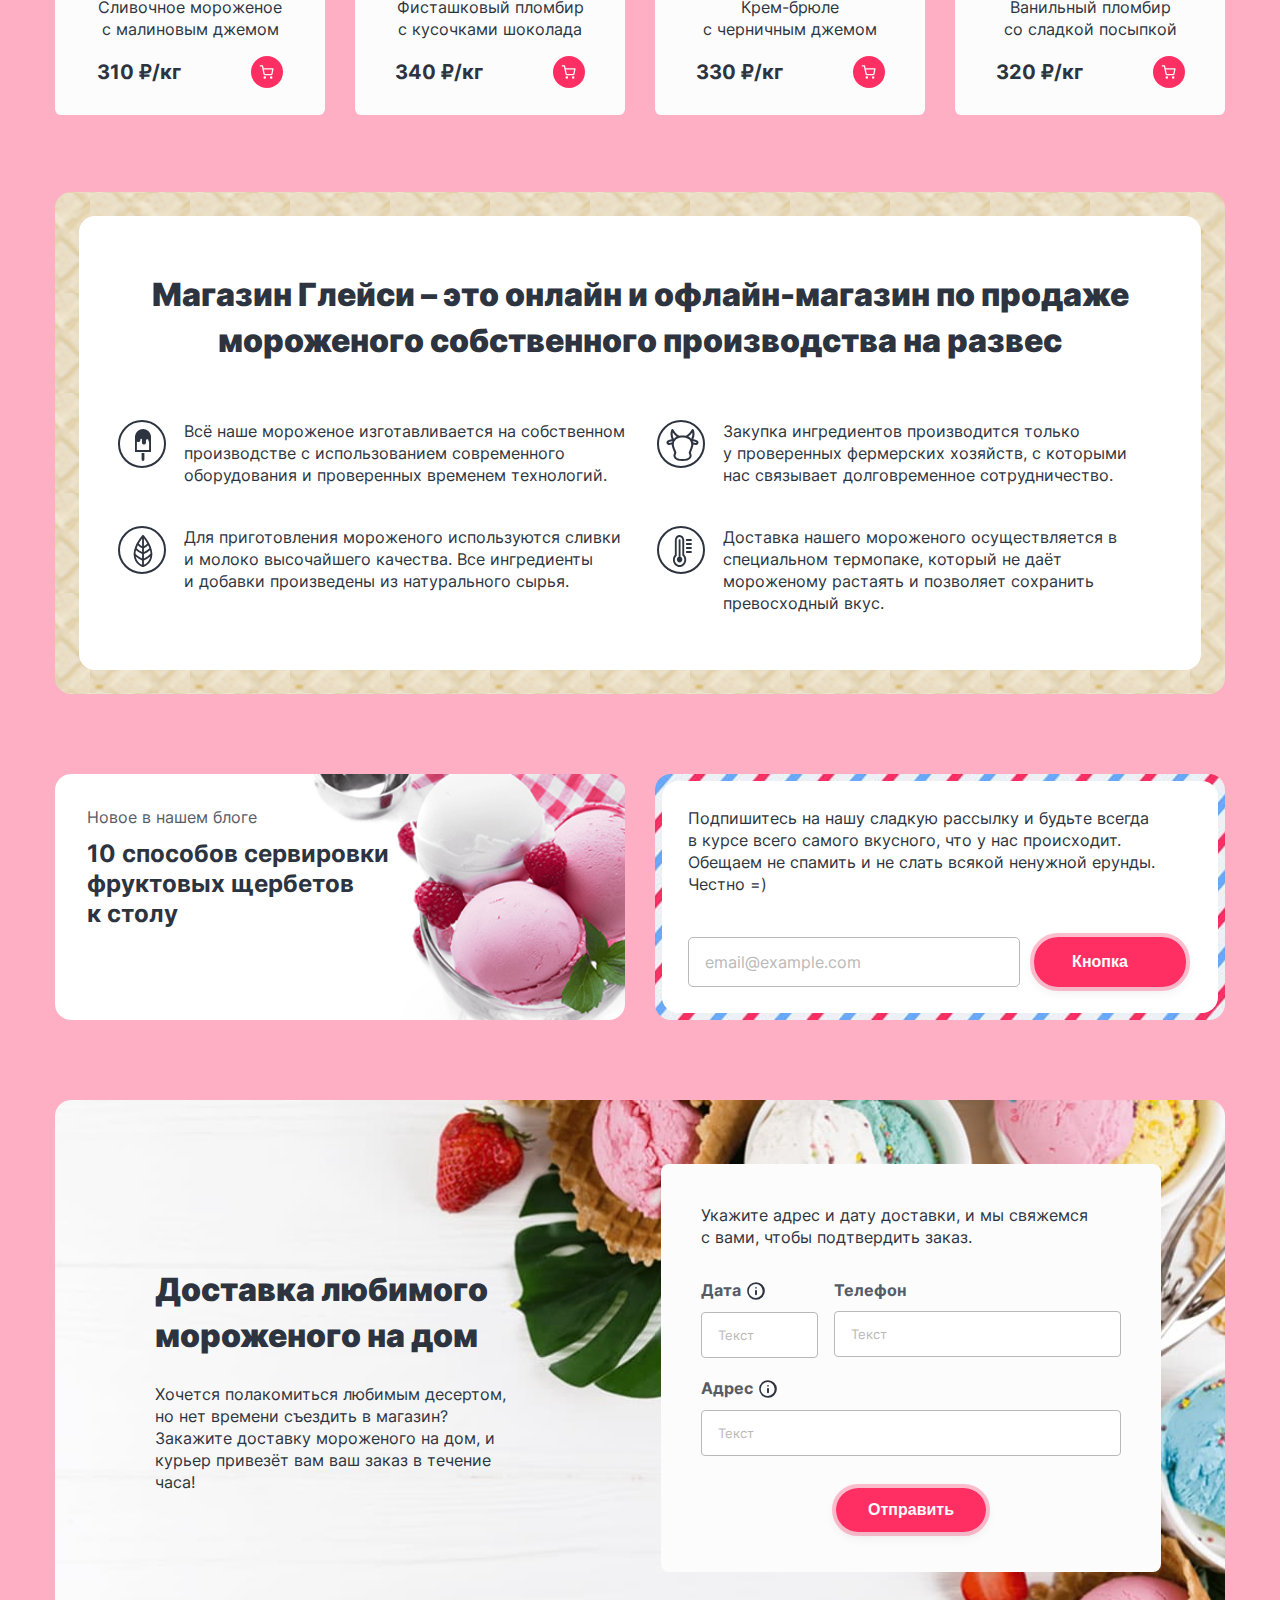
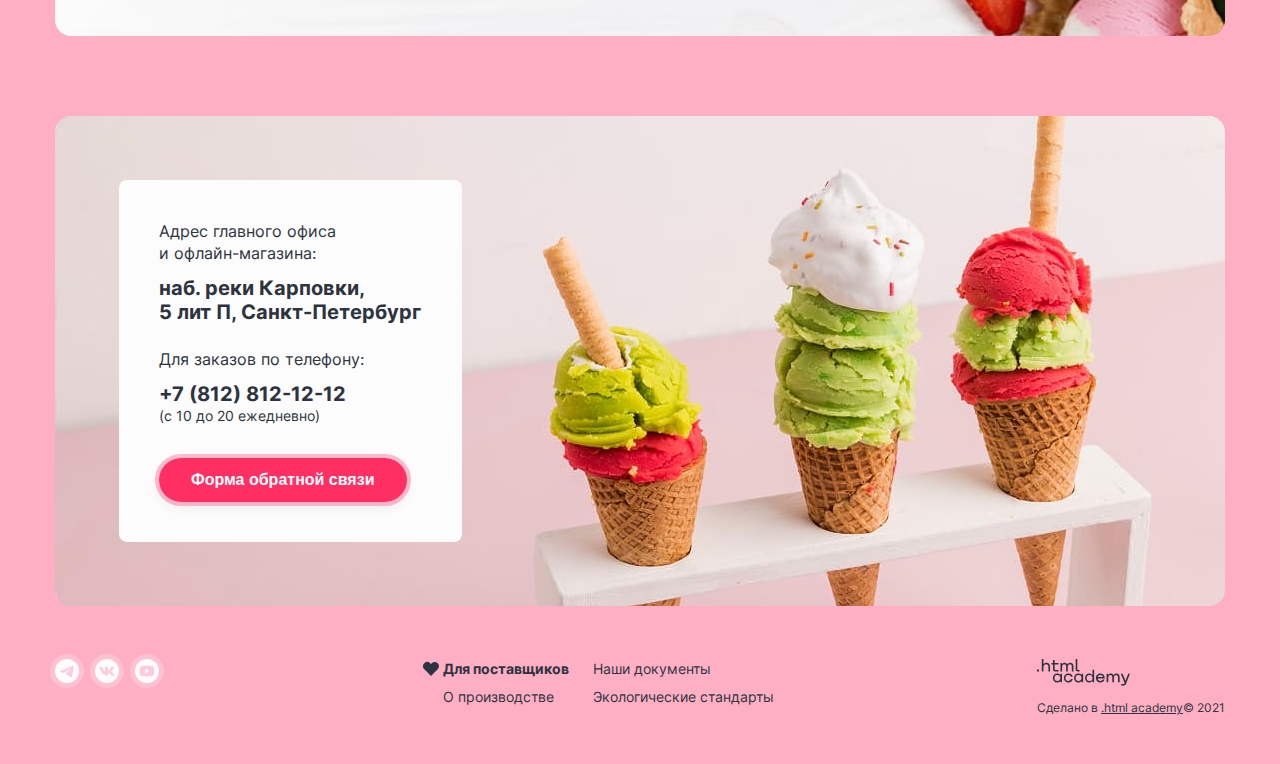
<file: modal.html>
<!DOCTYPE html>
<html lang="ru">

<head>
  <meta charset="utf-8">
  <title>Gllacy | Модальное окно</title>
  <link rel="icon"  href="favicon.ico" sizes="32x32" >
  <link rel="stylesheet" href="./styles/style.css">
</head>

<body class="bg-slide-1">
  <div class="wrap">
    <header class="page-header">
      <a class="logo" href="/">
        <img src="./images/svg/logo-gllacy.svg" width="137" height="56" alt="Логотип Gllacy">
      </a>
      <nav class="navigation">
        <ul class="navigation-list">
          <li class="navigation-item">
            <a class="navigation-link navigation-link-catalog" href="#">
              Каталог
            </a>
            <ul class="submenu">
              <li class="submenu-title">Новинки</li>
              <li class="submenu-item">
                <a class="submenu-link" href="./catalog.html">Сливочное</a>
              </li>
              <li class="submenu-item">
                <a class="submenu-link" href="#">Щербеты</a>
              </li>
              <li class="submenu-item">
                <a class="submenu-link" href="#">Фруктовый лед</a>
              </li>
              <li class="submenu-item">
                <a class="submenu-link" href="#">Мелорин</a>
              </li>

            </ul>
          </li>
          <li class="navigation-item">
            <a class="navigation-link" href="">
              Доставка и оплата
            </a>
          </li>
          <li class="navigation-item">
            <a class="navigation-link" href="">
              О компании
            </a>
          </li>
        </ul>

        <ul class="navigation-list navigation-user">
          <li class="navigation-item">
            <a class="navigation-link navigation-phone" href="tel:78005558628">
              +7 800 555-86-28
            </a>
          </li>
          <li class="navigation-item">
            <a class="navigation-link navigation-link-search" href="">
              <span class="visually-hidden">Поиск</span>
            </a>
          </li>

          <li class="navigation-item">
            <a class="navigation-link navigation-link-login" href="">
              Вход
            </a>
          </li>

          <li class="navigation-item">
            <a class="navigation-link navigation-link-basket" href="">
              2 товара
            </a>
          </li>
        </ul>
      </nav>
    </header>

    <main class="main">
      <section class="gallery">
        <div class="gallery-wrap">
          <h1 class="visually-hidden">Интернет магазин Gllacy</h1>
          <div class="gallery-promo">
            <h1 class="gallery-title heaiding-1">Нежный пломбир <br>
              с клубничным джемом</h1>
            <p class="gallery-description paragraph-normal-1">
              Натуральное мороженое из свежих сливок <br>
              и молока с вкуснейшим клубничным джемом – это идеальный десерт для всей семьи.
            </p>
            <button class="button gallery-button">Button</button>
          </div>
          <div class="slider">
            <div class="slide slide-is-current">
              <div class="slide-wrap-is-current">
                <img src="images/sliders/slide-1.png" width="327" height="507" alt="Мороженное">
                <div class="slider-controls">
                  <button class="slider-button slider-next" type="button">
                    <span class="visually-hidden">Предыдущее мороженое</span>
                  </button>
                  <button class="slider-button slider-prev" type="button">
                    <span class="visually-hidden">Следующее мороженое</span>
                  </button>
                </div>
              </div>
            </div>
            <div class="slide">
              <div class="slide-wrap">
                <img src="images/sliders/slide-2.png" width="66" height="150" alt="Мороженное">
              </div>
            </div>
            <div class="slide">
              <div class="slide-wrap">
                <img src="images/sliders/slide-3.png" width="66" height="150" alt="Мороженное">
              </div>
            </div>
          </div>
        </div>

        <div class="gallery-footer">
          <ul class="banner-pagination-list">
            <li class="banner-pagination-item">
              <button class="banner-pagination-button banner-pagination-button-is-active" type="button"></button>
            </li>
            <li class="banner-pagination-item">
              <button class="banner-pagination-button" type="button"></button>
            </li>
            <li class="banner-pagination-item">
              <button class="banner-pagination-button" type="button"></button>
            </li>
          </ul>
          <ul class="soc1al-list">
            <li class="soc1al-item">
              <a class="soc1al-link soc1al-link--telegram" href="https://t.me/htmlacademy" target="_blank">
                <span class="visually-hidden">Telegram</span>
              </a>
            </li>
            <li class="soc1al-item">
              <a class="soc1al-link soc1al-link--vkontakte" href="https://vk.com/htmlacademy" target="_blank">
                <span class="visually-hidden">Vkontakte </span>
              </a>
            </li>
            <li class="soc1al-item">
              <a class="soc1al-link soc1al-link--youtube" href="https://www.youtube.com/user/htmlacademyru"
                target="_blank">
                <span class="visually-hidden">Youtube</span>
              </a>
            </li>
          </ul>
        </div>
      </section>
      <section class="promotion">
        <h2 class="promotion-title heaiding-2">Заказывайте мороженое <br> и получайте подарки!</h2>
        <div class="promotion-wrap">
          <article class="promotion-banner">
            <div class="promotion-banner-wrap">
              <h3 class="promotion-article-title heaiding-3">Малинка даром!</h3>
              <p class="promotion-article-description paragraph-normal-2">При покупке 2 кг любого фруктового мороженого
                добавим в ваш заказ банку малинового варенья бесплатно.</p>
              <a class="button promotion-button" href="#">Хочу подарок</a>
            </div>
            <div class="promotion-banner-picture">
              <img class="promotion-banner-img" src="./images/raspberry-banner.png" width="219" height="268"
                alt="Малина">
            </div>
          </article>
          <article class="promotion-banner">
            <div class="promotion-banner-wrap">
              <h3 class="promotion-article-title heaiding-3">Маршмеллоу даром!</h3>
              <p class="promotion-article-description paragraph-normal-2">При покупке 2 кг пломбира добавим <br> в ваш
                заказ упаковку нежных зефирок совершенно бесплатно.</p>
              <a class="button promotion-button" href="#">Хочу подарок</a>
            </div>
            <div class="promotion-banner-picture">
              <img class="promotion-banner-img" src="./images/marshmallows-banner.png" width="219" height="268"
                alt="Малина">
            </div>
          </article>
        </div>
      </section>
      <section class="popular-tastes">
        <h2 class="popular-tastes-title heaiding-2">Попробуйте самые популярные вкусы нашего мороженого</h2>
        <ul class="popular-tastes-list">
          <li class="popular-tastes-item">
            <div class="popular-tastes-wrap">
              <h3 class="popular-tastes-subheading">Малинка</h3>
              <img class="popular-tastes-img" src="./images/ice-cream-cards/raspberry.png" width="168" height="168"
                alt="Малинка">
              <p class="popular-tastes-description">Сливочное мороженое с малиновым джемом</p>
              <div class="popular-tastes-price">
                <span class="popular-price heaiding-4">310 ₽/кг</span>
                <button class="popular-tastes-button">
                  <span class="visually-hidden">Добавить в корзину</span>
                </button>
              </div>
            </div>
          </li>
          <li class="popular-tastes-item">
            <div class="popular-tastes-wrap">
              <h3 class="popular-tastes-subheading">Фисташка</h3>
              <img class="popular-tastes-img" src="./images/ice-cream-cards/pistachio.png" width="168" height="168"
                alt="Малинка">
              <p class="popular-tastes-description">Фисташковый пломбир с кусочками шоколада</p>
              <div class="popular-tastes-price">
                <span class="popular-price heaiding-4">340 ₽/кг</span>
                <button class="popular-tastes-button">
                  <span class="visually-hidden">Добавить в корзину</span>
                </button>
              </div>
            </div>
          </li>
          <li class="popular-tastes-item">
            <div class="popular-tastes-wrap">
              <h3 class="popular-tastes-subheading">Черника</h3>
              <img class="popular-tastes-img" src="./images/ice-cream-cards/blackberry.png" width="168" height="168"
                alt="Малинка">
              <p class="popular-tastes-description">Крем-брюле <br> с черничным джемом</p>
              <div class="popular-tastes-price">
                <span class="popular-price heaiding-4">330 ₽/кг</span>
                <button class="popular-tastes-button">
                  <span class="visually-hidden">Добавить в корзину</span>
                </button>
              </div>
            </div>
          </li>
          <li class="popular-tastes-item">
            <div class="popular-tastes-wrap">
              <h3 class="popular-tastes-subheading">Бабл-гам</h3>
              <img class="popular-tastes-img" src="./images/ice-cream-cards/bubble-gum.png" width="168" height="168"
                alt="Малинка">
              <p class="popular-tastes-description">Ванильный пломбир <br> со сладкой посыпкой</p>
              <div class="popular-tastes-price">
                <span class="popular-price heaiding-4">320 ₽/кг</span>
                <button class="popular-tastes-button">
                  <span class="visually-hidden">Добавить в корзину</span>
                </button>
              </div>
            </div>
          </li>
        </ul>
      </section>
      <section class="advantages">
        <div class="advantages-body">
          <div class="advantages-wrap">
            <h2 class="advantages-title heaiding-2">Магазин Глейси – это онлайн и офлайн-магазин по продаже мороженого
              собственного производства на развес</h2>
            <div class="advantages-list">
              <article class="advantages-item">
                <h3 class="visually-hidden">Преимуство Gllacy</h3>
                <p class="advantage-description paragraph-normal-2 advantage-description-ice-cream">Всё наше мороженое
                  изготавливается на собственном производстве с
                  использованием современного оборудования и проверенных временем технологий.</p>
              </article>
              <article class="advantages-item">
                <h3 class="visually-hidden">Преимуство Gllacy</h3>
                <p class="advantage-description paragraph-normal-2 advantage-description-cow ">Закупка ингредиентов
                  производится только <br> у проверенных фермерских хозяйств, с которыми
                  <br>нас связывает долговременное сотрудничество.
                </p>
              </article>
              <article class="advantages-item">
                <h3 class="visually-hidden">Преимуство Gllacy</h3>
                <p class="advantage-description paragraph-normal-2 advantage-description-leaf">Для приготовления
                  мороженого используются сливки и молоко высочайшего
                  качества. Все ингредиенты <br>и добавки произведены из натурального сырья.</p>
              </article>
              <article class="advantages-item">
                <h3 class="visually-hidden">Преимуство Gllacy</h3>
                <p class="advantage-description paragraph-normal-2 advantage-description-thermometer">Доставка нашего
                  мороженого осуществляется в специальном термопаке,
                  который не даёт мороженому растаять и позволяет сохранить превосходный вкус.</p>
              </article>
            </div>
          </div>
        </div>
      </section>
      <section class="additional-information">
        <h2 class="visually-hidden">Cтатьи в блоге и рассылка на подписку</h2>
        <article class="article-blog">
          <div class="article-blog-wrap">
            <p class="article-blog-subtitle paragraph-normal-3">Новое в нашем блоге</p>
            <a class="article-blog-link" href="/">
              <h3 class="article-blog-title heaiding-3">10 способов сервировки фруктовых щербетов
                <br>к столу
              </h3>
            </a>
          </div>
        </article>
        <article class="subscribe-newsletter">
          <div class="subscribe-newsletter-inner">
            <div class="subscribe-newsletter-wrap">
              <h2 class="visually-hidden">Подписка на рассылку</h2>
              <p class="subscribe-newsletter-description paragraph-normal-2">Подпишитесь на нашу сладкую рассылку и
                будьте всегда
                <br>в курсе всего самого вкусного, что у нас происходит. Обещаем не спамить и не слать всякой ненужной
                ерунды. Честно =)
              </p>
              <form class="subscribe-form" action="https://echo.htmlacademy.ru/" method="post">
                <label class="subscribe-field ">
                  <span class="visually-hidden">Ваш e-mail</span>
                  <input class="field-input" type="email" name="email" placeholder="email@example.com" required>
                </label>
                <button class="button subscribe-button " type="submit">Кнопка</button>
              </form>
            </div>
          </div>
        </article>
      </section>
      <section class="delivery">
        <div class="delivery-inner">
          <div class="delivery-wrap">
            <h2 class="delivery-title heaiding-2">Доставка любимого <br> мороженого на дом</h2>
            <p class="delivery-description paragraph-normal-2 ">Хочется полакомиться любимым десертом, <br>но нет
              времени
              съездить в магазин? Закажите доставку мороженого на дом, и курьер привезёт вам ваш заказ в течение часа!
            </p>
          </div>
          <div class="form-wrap">
            <p class="delivery-description paragraph-normal-2">Укажите адрес и дату доставки, и мы свяжемся <br>с вами,
              чтобы подтвердить заказ.</p>
            <form class="delivery-form" action="https://echo.htmlacademy.ru/" method="post">
              <p class="field-group delivery-form-date">
                <span class="form-label form-label-icon paragraph-bold-3">
                  <label for="delivery-date">Дата</label>
                  <button class="info" type="button">
                    <span class="visually-hidden">Посмотреть дополнительную информация</span>
                  </button>
                </span>
                <input class="field" type="text" id="delivery-date" name="delivery-date" placeholder="Текст" required>
              </p>
              <p class="field-group delivery-form-phone">
                <label class="form-label paragraph-bold-3" for="delivery-phone">Телефон</label>
                <input class="field" type="tel" id="delivery-phone" name="delivery-phone" placeholder="Текст" required>
              </p>
              <p class="field-group delivery-form-address">
                <span class="form-label form-label-icon paragraph-bold-3">
                  <label for="delivery-address">Адрес</label>
                  <button class="info" type="button">
                    <span class="visually-hidden">Посмотреть дополнительную информация</span>
                  </button>
                </span>
                <input class="field" type="text" id="delivery-address" name="delivery-address" placeholder="Текст"
                  required>
              </p>
              <button class="button  delivery-button" type="submit">Отправить</button>
            </form>
          </div>
        </div>
      </section>
      <section class="contacts">
        <h2 class="visually-hidden">Контакты Gllacy</h2>
        <div class="contacts-inner">
          <div class="contacts-wrap">
            <ul class="contacts-list">
              <li class="contacts-item">
                <p class="contacts-text paragraph-normal-2">Адрес главного офиса <br> и офлайн-магазина:</p>
                <address class="contacts-address">
                  наб. реки Карповки, <br> 5 лит П, Санкт-Петербург
                </address>
              </li>
              <li class="contacts-item">
                <p class="contacts-text paragraph-normal-2">Для заказов по телефону:</p>
                <a class="contacts-phone" href="tel:78128121212">+7 (812) 812-12-12</a>
                <span class="contacts-description signature-normal">(с 10 до 20 ежедневно)</span>
              </li>
            </ul>
            <button class="button contacts-button" type="button" onclick="window.windowModalFeedback.showModal()">Форма
              обратной связи</button>
             <dialog class="dialog-modak-feedback" id="windowModalFeedback" aria-label="dialog-name">
              <div class="modal-wrap">
                <button class="modal-close-button" type="button" id="closeModalFeedback">
                  <span class="visually-hidden">Закрыть</span>
                </button>
                <section class="modal-content">
                  <h2 class="modal-title heaiding-3">Мы обязательно ответим вам!</h2>
                  <form class="feedback-form" action="https://echo.htmlacademy.ru/" method="post">
                    <p class="field-group">
                      <label class="visually-hidden" for="feedback-login">Имя и фамилия</label>
                      <input class="feedback-form-field field" type="text" id="feedback-login" name="auth-login"
                        placeholder="Имя и фамилия" required>
                    </p>
                    <p class="field-group">
                      <label class="visually-hidden" for="feedback-email">Email</label>
                      <input class="feedback-form-field field" type="email" id="feedback-email" name="feedback-email"
                        placeholder="email@example.com" required>
                    </p>
                    <textarea class="feedback-form-textarea" name='feedback' rows='9' cols='10'
                      placeholder="В свободной форме"></textarea>
                    <button class="button feedback-form-button" type="submit">Отправить</button>
                  </form>
                </section>
              </div>
            </dialog>
          </div>
        </div>
      </section>
    </main>
    <footer class="footer">
      <div class="footer-inner">
        <ul class="footer_soc1al soc1al-list">
          <li class="footer_soc1al -item">
            <a class="footer_soc1al-link soc1al-link soc1al-link--telegram" href="https://t.me/htmlacademy"
              target="_blank">
              <span class="visually-hidden">Telegram</span>
            </a>
          </li>
          <li class="footer_soc1al -item">
            <a class="footer_soc1al-link  soc1al-link soc1al-link--vkontakte" href="https://vk.com/htmlacademy"
              target="_blank">
              <span class="visually-hidden">Vkontakte</span>
            </a>
          </li>
          <li class="footer_soc1al -item">
            <a class="footer_soc1al-link  soc1al-link soc1al-link--youtube"
              href="https://www.youtube.com/user/htmlacademyru" target="_blank">
              <span class="visually-hidden">Youtube</span>
            </a>
          </li>
        </ul>
        <ul class="footer-about-company-list">
          <li class="footer-about-company-item">
            <a class="footer-about-company-link signature-normal-bold" href="">
              Для поставщиков
            </a>
            <a class="footer-about-company-link signature-normal" href="">
              О производстве
            </a>
          </li>
          <li class="footer-about-company-item">
            <a class="footer-about-company-link signature-normal" href="">
              Наши документы
            </a>
            <a class="footer-about-company-link signature-normal" href="">
              Экологические стандарты
            </a>
          </li>
        </ul>
        <div class="footer-logo-inner">
          <a class="footer-logo-link" href="https://htmlacademy.ru/" target="_blank">
            <img class="footer-logo" src="./images/svg/logo_htmlacademy.svg" alt="Логотип html academy" width="93"
              height="27" loading="lazy">
          </a>
          <p class="footer-copyright signature-normal-2">Сделано в <a href="https://htmlacademy.ru/"
              target="_blank">.html academy</a>© 2021</p>
        </div>
      </div>
    </footer>

  </div>

  <!-- <div class="modal-container is-open">
    <div class="modal modal-feedback">
      <button class="modal-close-button">
        <span class="visually-hidden">Закрыть</span>
      </button>
      <section class="modal-content">
        <h2 class="modal-title heaiding-3">Мы обязательно ответим вам!</h2>
        <form class="feedback-form" action="https://echo.htmlacademy.ru/" method="post">
          <p class="field-group">
            <label class="visually-hidden" for="auth-login">Имя и фамилия</label>
            <input class="feedback-form-field field" type="text" id="feedback-login" name="auth-login" placeholder="Имя и фамилия" required>
          </p>
          <p class="field-group">
            <label class="visually-hidden" for="feedback-password">Email</label>
            <input class="feedback-form-field field" type="email" id="feedback-email" name="feedback-email"
              placeholder="email@example.com" required>
          </p>
          <textarea class="feedback-form-textarea" name='feedback' rows='9' cols='10' id="" placeholder="В свободной форме"></textarea>
          <button class="button feedback-form-button">Отправить</button>
        </form>
      </section>
    </div>
  </div> -->

  <script>
    windowModalFeedback.showModal();

    let dialigModalFeedback = document.getElementById("windowModalFeedback");
    let buttonModalClose = document.getElementById('closeModalFeedback');

    buttonModalClose.addEventListener("click", () => {
      dialigModalFeedback.close();
    })

    document.addEventListener('click', function (event) {
      if (event.target == windowModalFeedback) {
        dialigModalFeedback.close();
      }
    });
  </script>

</body>

</html>
</file>
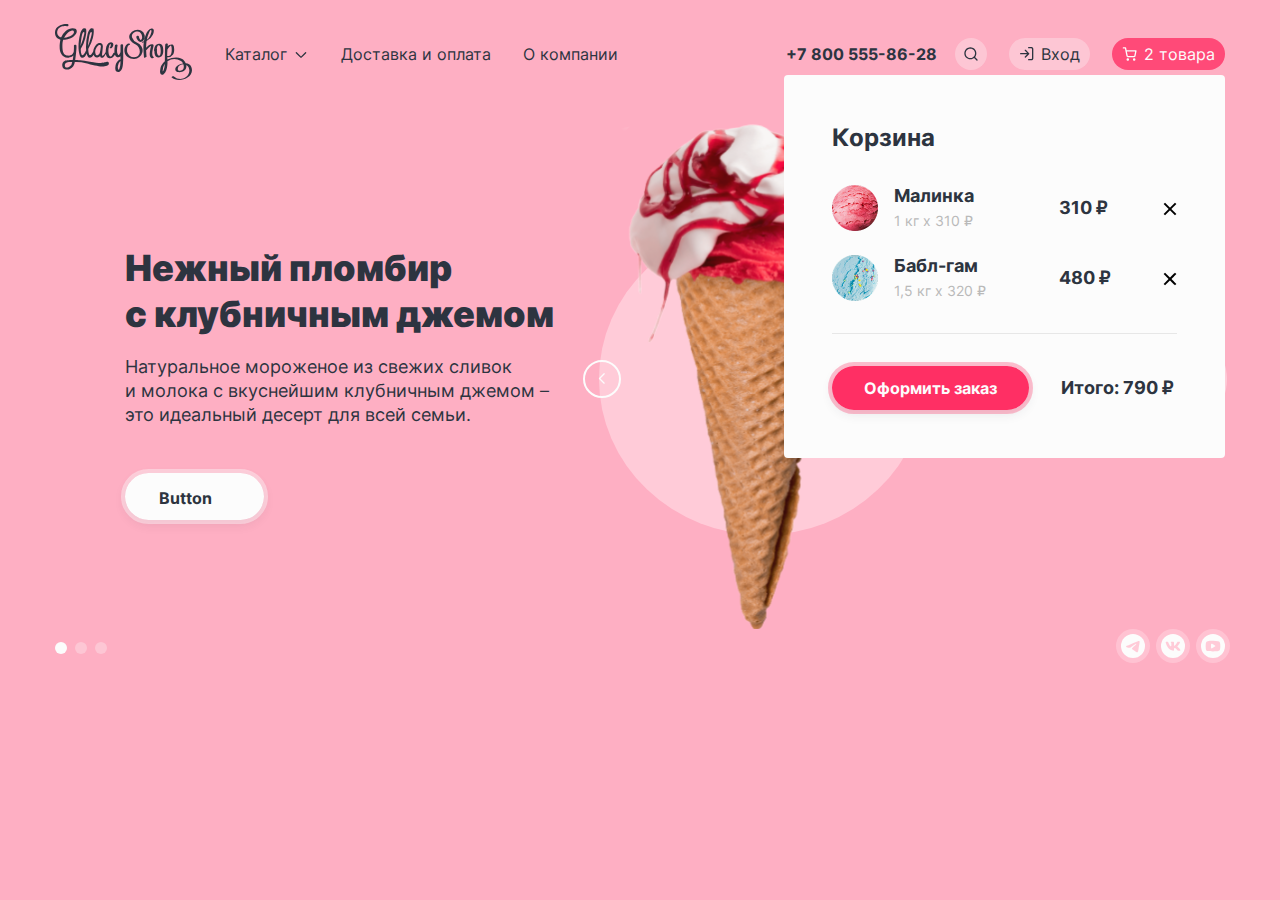
<file: popap-basket.html>
<!DOCTYPE html>
<html lang="en">

<head>
  <meta charset="UTF-8">
  <meta name="viewport" content="width=device-width, initial-scale=1.0">
  <title>Gllacy | Попап корзины </title>
  <link rel="icon" href="favicon.ico" sizes="32x32">
  <link rel="stylesheet" href="./styles/style.css">
  <link rel="stylesheet" href="./styles/popap-basket.css">

</head>

<body class="bg-slide-1">
  <div class="wrap">
    <header class="page-header">
      <a class="logo" href="/">
        <img src="./images/svg/logo-gllacy.svg" width="137" height="56" alt="Логотип Gllacy">
      </a>
      <nav class="navigation">
        <ul class="navigation-list">
          <li class="navigation-item">
            <a class="navigation-link navigation-link-catalog" href="#">
              Каталог
            </a>
            <ul class="submenu">
              <li class="submenu-title">Новинки</li>
              <li class="submenu-item">
                <a class="submenu-link" href="./catalog.html">Сливочное</a>
              </li>
              <li class="submenu-item">
                <a class="submenu-link" href="#">Щербеты</a>
              </li>
              <li class="submenu-item">
                <a class="submenu-link" href="#">Фруктовый лед</a>
              </li>
              <li class="submenu-item">
                <a class="submenu-link" href="#">Мелорин</a>
              </li>

            </ul>
          </li>
          <li class="navigation-item">
            <a class="navigation-link" href="">
              Доставка и оплата
            </a>
          </li>
          <li class="navigation-item">
            <a class="navigation-link" href="">
              О компании
            </a>
          </li>
        </ul>
        <ul class="navigation-list navigation-user">
          <li class="navigation-item">
            <a class="navigation-link navigation-phone" href="tel:78005558628">
              +7 800 555-86-28
            </a>
          </li>
          <li class="navigation-item">
            <a class="navigation-link navigation-link-search " href="">
              <span class="visually-hidden">Поиск</span>
            </a>
          </li>
          <li class="navigation-item">
            <a class="navigation-link navigation-link-login" href="">
              Вход
            </a>
          </li>
          <li class="navigation-item">
            <a class="navigation-link navigation-link-basket is-active" href="">
              2 товара
            </a>
            <div class="popover popover-cart is-visible">
              <div class="popover-content">
                <h3 class="popover-title heaiding-3">Корзина</h3>
                <ul class="cart-items-list">
                  <li class="cart-item">
                    <a class="cart-link" href="#">
                      <img class="cart-img" src="./images/ice-cream-basket/raspberry.png" alt="Малина" width="46"
                        height="46" loading="lazy">
                      <div class="cart-description-product">
                        <h5 class="cart-title heaiding-5">Малинка</h5>
                        <p class="cart-price-weight signature-normal">1 кг х 310 ₽</p>
                      </div>
                    </a>
                    <p class="cart-price heaiding-5">310 ₽</p>
                    <button class="cart-item-close-button" type="button">
                      <span class="visually-hidden">Удалить товар из корзины</span>

                    </button>
                  </li>
                  <li class="cart-item">
                    <a class="cart-link" href="#">
                      <img class="cart-img" src="./images/ice-cream-basket/bubble-gum.png" alt="Малина" width="46"
                        height="46" loading="lazy">
                      <div class="cart-description-product">
                        <h5 class="cart-title heaiding-5">Бабл-гам</h5>
                        <p class="cart-price-weight signature-normal">1,5 кг х 320 ₽</p>
                      </div>
                    </a>
                    <p class="cart-price heaiding-5">480 ₽</p>
                    <button class="cart-item-close-button" type="button">
                      <span class="visually-hidden">Удалить товар из корзины</span>

                    </button>
                  </li>
                </ul>

                <div class="popover-cart-footer">
                  <a class="button place-order-button" href="#">Оформить заказ</a>
                  <p class="final-price heaiding-5">Итого: 790 ₽</p>
                </div>
              </div>
            </div>
          </li>
        </ul>
      </nav>
    </header>

    <main class="main">
      <section class="gallery">
        <div class="gallery-wrap">
          <h1 class="visually-hidden">Интернет магазин Gllacy</h1>
          <div class="gallery-promo">
            <h1 class="gallery-title heaiding-1">Нежный пломбир <br>
              с клубничным джемом</h1>
            <p class="gallery-description paragraph-normal-1">
              Натуральное мороженое из свежих сливок <br>
              и молока с вкуснейшим клубничным джемом – это идеальный десерт для всей семьи.
            </p>
            <button class="button gallery-button">Button</button>
          </div>
          <div class="slider">
            <div class="slide slide-is-current">
              <div class="slide-wrap-is-current">
                <img src="images/sliders/slide-1.png" width="327" height="507" alt="Мороженное">
                <div class="slider-controls">
                  <button class="slider-button slider-next" type="button">
                    <span class="visually-hidden">Предыдущее мороженое</span>
                  </button>
                  <button class="slider-button slider-prev" type="button">
                    <span class="visually-hidden">Следующее мороженое</span>
                  </button>
                </div>
              </div>
            </div>
            <div class="slide">
              <div class="slide-wrap">
                <img src="images/sliders/slide-2.png" width="66" height="150" alt="Мороженное">
              </div>
            </div>
            <div class="slide">
              <div class="slide-wrap">
                <img src="images/sliders/slide-3.png" width="66" height="150" alt="Мороженное">
              </div>
            </div>
          </div>
        </div>
        <div class="gallery-footer">
          <ul class="banner-pagination-list">
            <li class="banner-pagination-item">
              <button class="banner-pagination-button banner-pagination-button-is-active" type="button"></button>
            </li>
            <li class="banner-pagination-item">
              <button class="banner-pagination-button" type="button"></button>
            </li>
            <li class="banner-pagination-item">
              <button class="banner-pagination-button" type="button"></button>
            </li>
          </ul>
          <ul class="soc1al-list">
            <li class="soc1al-item">
              <a class="soc1al-link soc1al-link--telegram" href="https://t.me/htmlacademy" target="_blank">
                <span class="visually-hidden">Telegram</span>
              </a>
            </li>
            <li class="soc1al-item">
              <a class="soc1al-link soc1al-link--vkontakte" href="https://vk.com/htmlacademy" target="_blank">
                <span class="visually-hidden">Vkontakte </span>
              </a>
            </li>
            <li class="soc1al-item">
              <a class="soc1al-link soc1al-link--youtube" href="https://www.youtube.com/user/htmlacademyru"
                target="_blank">
                <span class="visually-hidden">Youtube</span>
              </a>
            </li>
          </ul>
        </div>
      </section>
    </main>
  </div>
</body>

</html>
</file>
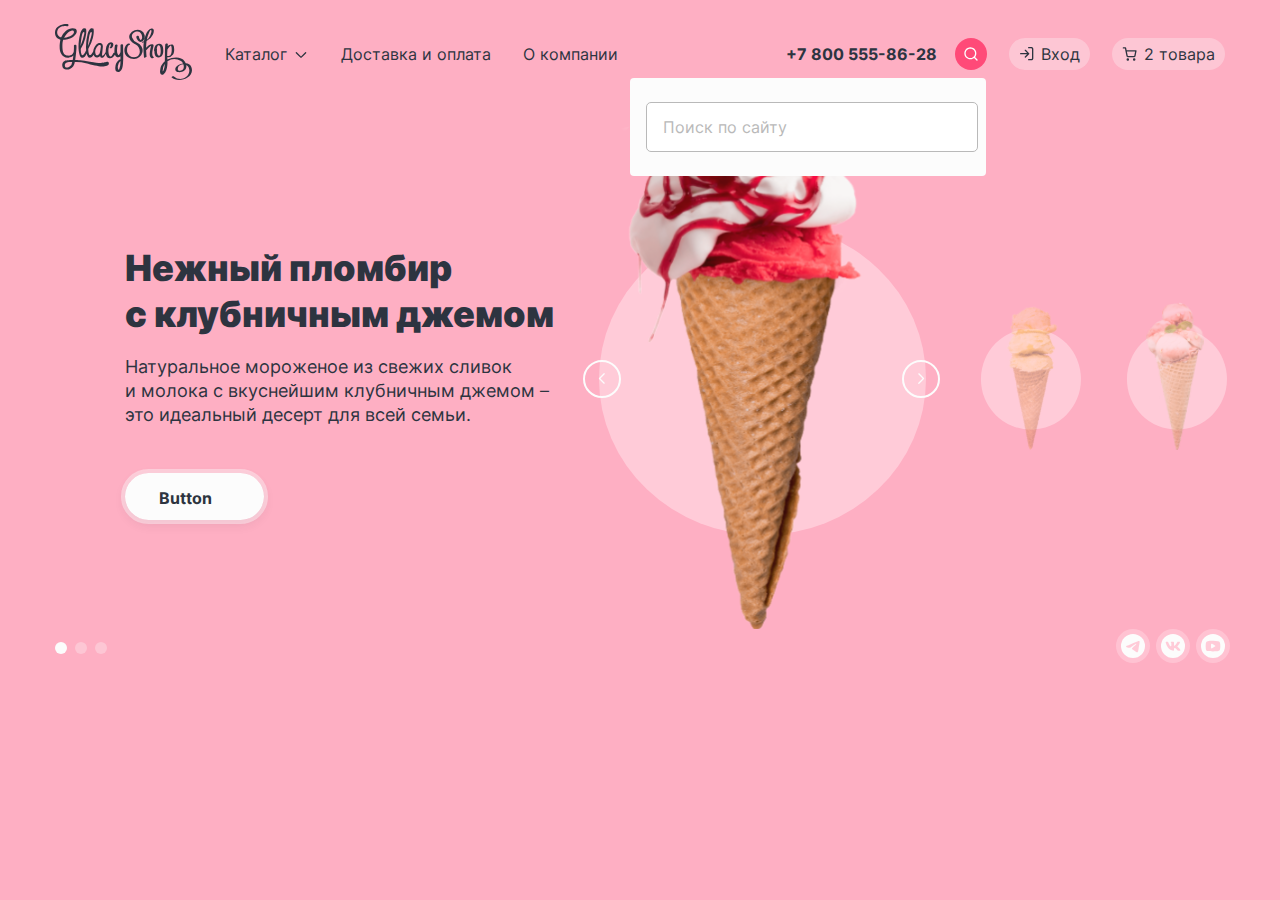
<file: popap-search.html>
<!DOCTYPE html>
<html lang="en">

<head>
  <meta charset="UTF-8">
  <meta name="viewport" content="width=device-width, initial-scale=1.0">
  <title>Gllacy|Попап поиска в хедере </title>
  <link rel="icon" href="favicon.ico" sizes="32x32">
  <link rel="stylesheet" href="./styles/style.css">
  <link rel="stylesheet" href="./styles/popup-search.css">
</head>

<body class="bg-slide-1">
  <div class="wrap">
    <header class="page-header">
      <a class="logo" href="/">
        <img src="./images/svg/logo-gllacy.svg" width="137" height="56" alt="Логотип Gllacy">
      </a>
      <nav class="navigation">
        <ul class="navigation-list">
          <li class="navigation-item">
            <a class="navigation-link navigation-link-catalog" href="#">
              Каталог
            </a>
            <ul class="submenu">
              <li class="submenu-title">Новинки</li>
              <li class="submenu-item">
                <a class="submenu-link" href="./catalog.html">Сливочное</a>
              </li>
              <li class="submenu-item">
                <a class="submenu-link" href="#">Щербеты</a>
              </li>
              <li class="submenu-item">
                <a class="submenu-link" href="#">Фруктовый лед</a>
              </li>
              <li class="submenu-item">
                <a class="submenu-link" href="#">Мелорин</a>
              </li>
            </ul>
          </li>
          <li class="navigation-item">
            <a class="navigation-link" href="">
              Доставка и оплата
            </a>
          </li>
          <li class="navigation-item">
            <a class="navigation-link" href="">
              О компании
            </a>
          </li>
        </ul>
        <ul class="navigation-list navigation-user">
          <li class="navigation-item">
            <a class="navigation-link navigation-phone" href="tel:78005558628">
              +7 800 555-86-28
            </a>
          </li>
          <li class="navigation-item">
            <a class="navigation-link navigation-link-search is-active" href="">
              <span class="visually-hidden">Поиск</span>
            </a>
            <div class="popover popover-search is-visible">
              <div class="popover-search-wrapp">
                  <form class="search-form" action="https://echo.htmlacademy.ru/" method="post">
                    <label class="search-field">
                      <span class="visually-hidden">Поиск по сайту</span>
                      <input class="field-input" type="search" name="search" placeholder="Поиск по сайту" required>
                    </label>
                  </form>
              </div>
            </div>
          </li>

          <li class="navigation-item">
            <a class="navigation-link navigation-link-login" href="">
              Вход
            </a>
          </li>
          <li class="navigation-item">
            <a class="navigation-link navigation-link-basket" href="">
              2 товара
            </a>
          </li>
        </ul>
      </nav>
    </header>
    <main class="main">
      <section class="gallery">
        <div class="gallery-wrap">
          <h1 class="visually-hidden">Интернет магазин Gllacy</h1>
          <div class="gallery-promo">
            <h1 class="gallery-title heaiding-1">Нежный пломбир <br>
              с клубничным джемом</h1>
            <p class="gallery-description paragraph-normal-1">
              Натуральное мороженое из свежих сливок <br>
              и молока с вкуснейшим клубничным джемом – это идеальный десерт для всей семьи.
            </p>
            <button class="button gallery-button">Button</button>
          </div>
          <div class="slider">
            <div class="slide slide-is-current">
              <div class="slide-wrap-is-current">
                <img src="images/sliders/slide-1.png" width="327" height="507" alt="Мороженное">
                <div class="slider-controls">
                  <button class="slider-button slider-next" type="button">
                    <span class="visually-hidden">Предыдущее мороженое</span>
                  </button>
                  <button class="slider-button slider-prev" type="button">
                    <span class="visually-hidden">Следующее мороженое</span>
                  </button>
                </div>
              </div>
            </div>
            <div class="slide">
              <div class="slide-wrap">
                <img src="images/sliders/slide-2.png" width="66" height="150" alt="Мороженное">
              </div>
            </div>
            <div class="slide">
              <div class="slide-wrap">
                <img src="images/sliders/slide-3.png" width="66" height="150" alt="Мороженное">
              </div>
            </div>
          </div>
        </div>
        <div class="gallery-footer">
          <ul class="banner-pagination-list">
            <li class="banner-pagination-item">
              <button class="banner-pagination-button banner-pagination-button-is-active" type="button"></button>
            </li>
            <li class="banner-pagination-item">
              <button class="banner-pagination-button" type="button"></button>
            </li>
            <li class="banner-pagination-item">
              <button class="banner-pagination-button" type="button"></button>
            </li>
          </ul>
          <ul class="soc1al-list">
            <li class="soc1al-item">
              <a class="soc1al-link soc1al-link--telegram" href="https://t.me/htmlacademy" target="_blank">
                <span class="visually-hidden">Telegram</span>
              </a>
            </li>
            <li class="soc1al-item">
              <a class="soc1al-link soc1al-link--vkontakte" href="https://vk.com/htmlacademy" target="_blank">
                <span class="visually-hidden">Vkontakte </span>
              </a>
            </li>
            <li class="soc1al-item">
              <a class="soc1al-link soc1al-link--youtube" href="https://www.youtube.com/user/htmlacademyru"
                target="_blank">
                <span class="visually-hidden">Youtube</span>
              </a>
            </li>
          </ul>
        </div>
      </section>
    </main>
  </div>
</body>

</html>
</file>
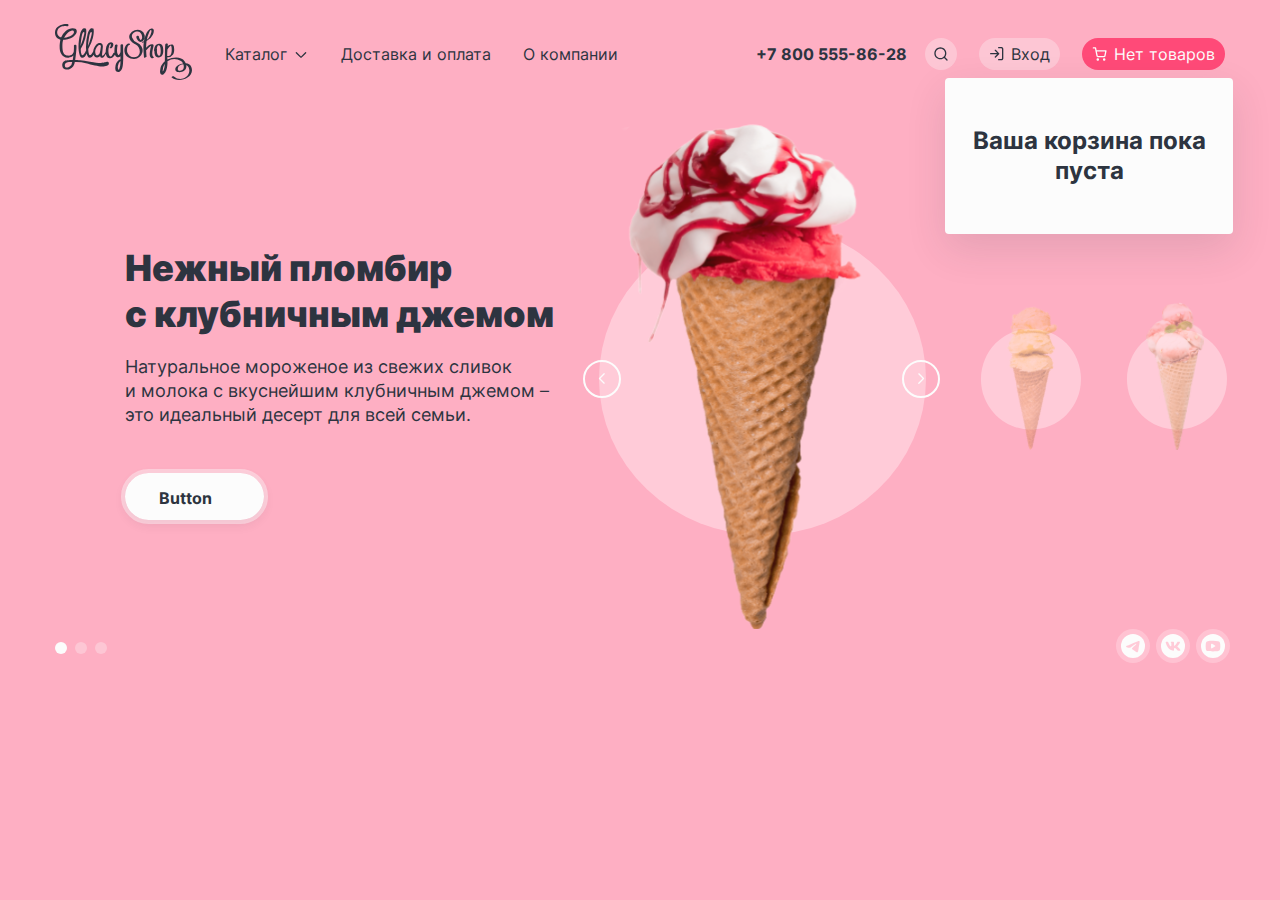
<file: popup-cart-empty.html>
<!DOCTYPE html>
<html lang="en">

<head>
  <meta charset="UTF-8">
  <meta name="viewport" content="width=device-width, initial-scale=1.0">
  <title>Gllacy|Попап корзины без товаров </title>
  <link rel="icon" href="favicon.ico" sizes="32x32">
  <link rel="stylesheet" href="./styles/style.css">
  <link rel="stylesheet" href="./styles/popup-cart-empty.css">
</head>

<body class="bg-slide-1">
  <div class="wrap">
    <header class="page-header">
      <a class="logo" href="/">
        <img src="./images/svg/logo-gllacy.svg" width="137" height="56" alt="Логотип Gllacy">
      </a>
      <nav class="navigation">
        <ul class="navigation-list">
          <li class="navigation-item">
            <a class="navigation-link navigation-link-catalog" href="#">
              Каталог
            </a>
            <ul class="submenu">
              <li class="submenu-title">Новинки</li>
              <li class="submenu-item">
                <a class="submenu-link" href="./catalog.html">Сливочное</a>
              </li>
              <li class="submenu-item">
                <a class="submenu-link" href="#">Щербеты</a>
              </li>
              <li class="submenu-item">
                <a class="submenu-link" href="#">Фруктовый лед</a>
              </li>
              <li class="submenu-item">
                <a class="submenu-link" href="#">Мелорин</a>
              </li>
            </ul>
          </li>
          <li class="navigation-item">
            <a class="navigation-link" href="">
              Доставка и оплата
            </a>
          </li>
          <li class="navigation-item">
            <a class="navigation-link" href="">
              О компании
            </a>
          </li>
        </ul>
        <ul class="navigation-list navigation-user">
          <li class="navigation-item">
            <a class="navigation-link navigation-phone" href="tel:78005558628">
              +7 800 555-86-28
            </a>
          </li>
          <li class="navigation-item">
            <a class="navigation-link navigation-link-search" href="">
              <span class="visually-hidden">Поиск</span>
            </a>
          </li>
          <li class="navigation-item">
            <a class="navigation-link navigation-link-login" href="">
              Вход
            </a>
          </li>
          <li class="navigation-item">
            <a class="navigation-link navigation-link-basket is-active" href="">
              Нет товаров
            </a>
            <div class="popover popover-basket">
              <div class="popover-content">
                <h3 class="popover-title heaiding-3">Ваша корзина пока пуста</h3>
              </div>
            </div>
          </li>
        </ul>
      </nav>
    </header>
    <main class="main">
      <section class="gallery">
        <div class="gallery-wrap">
          <h1 class="visually-hidden">Интернет магазин Gllacy</h1>
          <div class="gallery-promo">
            <h1 class="gallery-title heaiding-1">Нежный пломбир <br>
              с клубничным джемом</h1>
            <p class="gallery-description paragraph-normal-1">
              Натуральное мороженое из свежих сливок <br>
              и молока с вкуснейшим клубничным джемом – это идеальный десерт для всей семьи.
            </p>
            <button class="button gallery-button">Button</button>
          </div>
          <div class="slider">
            <div class="slide slide-is-current">
              <div class="slide-wrap-is-current">
                <img src="images/sliders/slide-1.png" width="327" height="507" alt="Мороженное">
                <div class="slider-controls">
                  <button class="slider-button slider-next" type="button">
                    <span class="visually-hidden">Предыдущее мороженое</span>
                  </button>
                  <button class="slider-button slider-prev" type="button">
                    <span class="visually-hidden">Следующее мороженое</span>
                  </button>
                </div>
              </div>
            </div>
            <div class="slide">
              <div class="slide-wrap">
                <img src="images/sliders/slide-2.png" width="66" height="150" alt="Мороженное">
              </div>
            </div>
            <div class="slide">
              <div class="slide-wrap">
                <img src="images/sliders/slide-3.png" width="66" height="150" alt="Мороженное">
              </div>
            </div>
          </div>
        </div>
        <div class="gallery-footer">
          <ul class="banner-pagination-list">
            <li class="banner-pagination-item">
              <button class="banner-pagination-button banner-pagination-button-is-active" type="button"></button>
            </li>
            <li class="banner-pagination-item">
              <button class="banner-pagination-button" type="button"></button>
            </li>
            <li class="banner-pagination-item">
              <button class="banner-pagination-button" type="button"></button>
            </li>
          </ul>
          <ul class="soc1al-list">
            <li class="soc1al-item">
              <a class="soc1al-link soc1al-link--telegram" href="https://t.me/htmlacademy" target="_blank">
                <span class="visually-hidden">Telegram</span>
              </a>
            </li>
            <li class="soc1al-item">
              <a class="soc1al-link soc1al-link--vkontakte" href="https://vk.com/htmlacademy" target="_blank">
                <span class="visually-hidden">Vkontakte </span>
              </a>
            </li>
            <li class="soc1al-item">
              <a class="soc1al-link soc1al-link--youtube" href="https://www.youtube.com/user/htmlacademyru"
                target="_blank">
                <span class="visually-hidden">Youtube</span>
              </a>
            </li>
          </ul>
        </div>
      </section>
    </main>
  </div>
</body>

</html>
</file>
<file: styles/style.css>
@font-face {
  font-family: "Inter";
  font-style: normal;
  font-weight: 400;
  src: url("../fonts/inter-400.woff2") format("woff2");
  font-display: swap;
}

@font-face {
  font-family: "Inter";
  font-style: normal;
  font-weight: 700;
  src: url("../fonts/inter-700.woff2") format("woff2");
  font-display: swap;
}

@font-face {
  font-family: "Inter";
  font-style: normal;
  font-weight: 900;
  src: url("../fonts/inter-900.woff2") format("woff2");
  font-display: swap;
}

*,
*::before,
*::after {
  box-sizing: border-box;
}

img {
  max-width: 100%;
  height: auto;
}

.visually-hidden {
  position: absolute;
  width: 1px;
  height: 1px;
  margin: -1px;
  border: 0;
  padding: 0;
  white-space: nowrap;
  -webkit-clip-path: inset(100%);
  clip-path: inset(100%);
  clip: rect(0 0 0 0);
  overflow: hidden;
}


:root {
  /* Font Family */
  --primary-font-family: "Inter", sans-serif;

  /* Texst colors */
  --text-color-extra-dark: #2D3440;
  --text-color-dark: #565C66;
  --text-color-extra-light: #FCFCFC;
  --text-color-basic-neutral: #B9B9B9;

  /* Background colors */
  --background-color-special-light: #FEAFC3;
  --background-color-special-blue: #69A9FF;
  --background-color-special-yellow: #FCC850;
  --background-color-special-extra-bright: #FF2F64;
  --background-color-basic-neutral: #B9B9B9;
  --background-color-basic-light: #E7E7E7;
  --background-color-basic-dark: #565C66;
  --background-color-special-exta-light: #FFCBD8;
  --background-color-special-neutral: #FF7799;
  --background-color-special-bright: #FF4A78;
  --background-color-extra-light: #fcfcfc;
  --background-color-icon-dark: #2D3440;
  --background-color-input-disabled: #e7e7e7;
  --background-color-status-error: #ea5454;
  --background-color-basic-special-light: #ffffff;
  --background-color-basic-special-dark: #000000;

  /* Box-shadow */
  --box-shadow-small: 0px 4px 12px 0px rgba(45, 52, 64, 0.1);
  --box-shadow-average: 0px 8px 16px 0px rgba(45, 52, 64, 0.12);
  --box-shadow-large: 0px 15px 40px 0px rgba(45, 52, 64, 0.12);

  /* border-radius */
  --border-radius-small: 6px;
  --border-radius-medium: 16px;
  --border-radius-large: 20px;

  --transition-duration: 0.2s;
}

/* Typography heading */
.heaiding-1 {
  font-size: 36px;
  font-weight: 900;
  line-height: 46px;
}

.heaiding-2 {
  font-size: 32px;
  font-weight: 900;
  line-height: 46px;
}

.heaiding-3 {
  font-size: 24px;
  font-weight: 700;
  line-height: 30px;
}

.heaiding-4 {
  font-size: 20px;
  font-weight: 700;
  line-height: 24px;
}

.heaiding-5 {
  font-size: 18px;
  font-weight: 700;
  line-height: 22px;
}

/* Typography paragraph */
.paragraph-normal-1 {
  font-size: 18px;
  line-height: 24px;
}

.paragraph-normal-2 {
  font-size: 16px;
  line-height: 22px;
}

.paragraph-normal-3 {
  font-size: 16px;
  line-height: 20px;
}

.paragraph-bold-3 {
  font-size: 16px;
  font-weight: 700;
  line-height: 20px;
  color: var(--text-color-dark);
}

/* Typography signature */

.signature-normal {
  font-size: 14px;
  line-height: 20px;
}

.signature-normal-2 {
  font-size: 12px;
  line-height: 16px;
}

.signature-normal-bold {
  font-size: 14px;
  font-weight: 700;
  line-height: 20px;
}

.button {
  display: inline-block;
  color: var(--text-color-extra-light);
  font-weight: 700;
  padding: 12px 32px;
  font-size: 16px;
  line-height: 20px;
  background-color: var(--background-color-special-extra-bright);
  box-shadow: var(--box-shadow-small);
  outline: 4px solid rgba(252, 252, 252, 0.4);
  border-radius: 24px;
  text-decoration: none;
  cursor: pointer;
  border: none;
}

html {
  height: 100%;
}

body {
  font-family: "Inter", sans-serif;
  font-size: 16px;
  color: var(--text-color-extra-dark);
  line-height: 22px;
  margin: 0;
  height: 100%;
}

.wrap {
  display: flex;
  flex-direction: column;
  /* display: grid;
  grid-template-rows: auto 1fr auto; */
  margin: 0 auto;
  width: 1170px;
  min-height: 100%;
}

.bg-slide-1 {
  background-color: var(--background-color-special-light);
}

.bg-slide-2 {
  background-color: var(--background-color-special-blue);
}

.bg-slide-3 {
  background-color: var(--background-color-special-yellow);
}


.page-header {
  display: flex;
  align-items: center;
  padding: 24px 0;
}

.logo {
  display: block;
  margin-right: 22px;
  flex-shrink: 0;
}

.page-header-catalog .logo:hover {
  opacity: 0.7;
}

.page-header-catalog .logo:active {
  opacity: 0.3;
}

.navigation {
  display: flex;
  flex-grow: 1;
}

.navigation-list {
  display: flex;
  flex-wrap: wrap;
  align-items: center;
  column-gap: 10px;
  row-gap: 10px;
  margin: 0;
  padding: 0;
  list-style-type: none;
}

.navigation-list:first-of-type {
  max-width: 600px;
}

.navigation-item {
  position: relative;
}

.navigation-link.navigation-link-catalog {
  display: grid;
  grid-template-columns: max-content 16px;
  column-gap: 6px;
  align-items: center;
}

.navigation-link.navigation-link-catalog::after {
  content: "";
  display: block;
  width: 16px;
  aspect-ratio: 1;
  mask-image: url("../images/svg/arrow-down.svg");
  mask-repeat: no-repeat;
  background-color: var(--background-color-icon-dark);
}

.navigation-link.navigation-link-catalog:active:after {
  rotate: 180deg;
  transition-duration: var(--transition-duration);
}

.navigation-list.navigation-user {
  column-gap: 22px;
  max-width: 650px;
}

.navigation-user .navigation-item:first-of-type {
  margin-right: -15px;
}

.navigation-user {
  margin-left: auto;
}

.navigation-link {
  color: inherit;
  font-size: 16px;
  line-height: 20px;
  text-decoration: none;
  padding: 8px 11px;
}

.navigation-phone {
  font-weight: 700;
}

.navigation-link.navigation-link-search {
  display: flex;
  align-items: center;
  justify-content: center;
  width: 32px;
  height: 32px;
  border: none;
  border-radius: 50%;
  padding: 0;
  background: #fcfcfc4d;
  cursor: pointer;
}

.navigation-link.navigation-link-login,
.navigation-link.navigation-link-basket {
  display: grid;
  grid-template-columns: 16px max-content;
  column-gap: 6px;
  align-items: center;
  background: #fcfcfc4d;
  border-radius: 30px;
  padding: 6px 10px;
}

.navigation-link.navigation-link-login::before,
.navigation-link.navigation-link-basket::before,
.navigation-link-search::before {
  content: "";
  display: block;
  width: 16px;
  aspect-ratio: 1;
  mask-repeat: no-repeat;
  background-color: var(--background-color-icon-dark);
}

.navigation-link.navigation-link-basket::before {
  mask-image: url("../images/svg/basket.svg");
}

.navigation-link.navigation-link-login::before {
  mask-image: url("../images/svg/log-in.svg");
}

.navigation-link-search::before {
  mask-image: url("../images/svg/search.svg");
}

.navigation-link:hover {
  border-radius: 30px;
  background: rgba(252, 252, 252, 0.5);
}

.navigation-link:focus {
  border-radius: 30px;
  outline: 2px solid var(--background-color-icon-dark);
}

.navigation-link:active {
  border-radius: 30px;
  background: var(--background-color-extra-light);
}

.navigation-link.is-active {
  color: var(--text-color-extra-light);
  background-color: var(--background-color-special-bright);
}

/* popap-search*/
.navigation-link-search.is-visible {
  background-color: var(--background-color-special-bright);
}

.navigation-item:has(.is-visible) .navigation-link-search::before {
  background-color: var(--background-color-basic-special-light);
}

.popover-search {
  position: absolute;
  display: none;
  width: 356px;
  left: -325px;
  top: 40px;
  min-height: 96px;
  padding: 24px 16px;
  background-color: var(--background-color-extra-light);
  border-radius: 4px;
  z-index: 1;
}

.field-input[type="search"] {
  color: var(--text-color-extra-dark);
  font-family: var(--primary-font-family);
  font-size: 16px;
  font-weight: 400;
  line-height: 20px;
  border: 1px solid var(--background-color-basic-neutral);
  border-radius: 5px;
  padding-block: 14px;
  padding-left: 16px;
  height: 100%;
  width: 324px;
}

/* login-personal-account */
.navigation-link-login.is-visible {
  color: var(--text-color-extra-light);
  background-color: var(--background-color-special-bright);
}

.navigation-item:has(.is-visible) .navigation-link-login::before {
  background-color: var(--background-color-extra-light);
}

.modal-personal-account {
  position: absolute;
  display: none;
  top: 40px;
  left: -328px;
  width: 420px;
  min-height: 350px;
  border-radius: 4px;
  background-color: var(--background-color-extra-light);
  z-index: 100;
}

.modal-content {
  padding: 48px 52px 48px;
}

.auth-form {
  display: grid;
  row-gap: 16px;
  width: 324px;
}

.modal-title {
  margin: 0;
  margin-bottom: 32px;
}

.auth-form-field {
  width: 100%;
}

.field-group.auth-form-user-options {
  padding-top: 16px;
  display: grid;
  width: 324px;
  grid-template-columns: 113px max-content;
  grid-template-areas:
    "button forgot-password"
    "button registration";
  column-gap: 23px;
  row-gap: 4px;
}

.auth-form-button {
  grid-area: button;
}

.auth-form-recovery:first-of-type {
  grid-area: forgot-password;
}

.auth-form-recovery:last-of-type {
  grid-area: registration;
}

.auth-form-recovery {
  color: inherit;
  text-decoration: none;
  position: relative;
  font-size: 14px;
}

.auth-form-recovery:hover {
  opacity: 0.7;
}

.auth-form-recovery:active {
  opacity: 0.3;
}

.auth-form-recovery::before {
  content: "";
  position: absolute;
  bottom: 0;
  left: 0;
  height: 2px;
  width: 100%;
  border: 1px solid var(--background-color-icon-dark);
}

.auth-form-button {
  outline: 4px solid rgba(255, 47, 100, 0.3);
}

.auth-form-button:hover {
  outline: 4px solid rgb(255, 47, 100);
  color: rgb(45, 52, 64);
  background: rgba(252, 252, 252, 0.3);
  transition-duration: var(--transition-duration);
}

.auth-form-button:focus {
  outline: 2px solid var(--background-color-icon-dark);
  color: var(--text-color-extra-light);
  background: rgb(255, 47, 100);
  box-shadow: var(--box-shadow-small);
}

.auth-form-button:active {
  outline: 2px solid var(--background-color-icon-dark);
  color: var(--text-color-extra-light);
  background: var(--background-color-special-light);
  box-shadow: var(--box-shadow-small);
  transition-duration: var(--transition-duration);
}

.auth-form-button:disabled {
  outline: 4px solid rgba(185, 185, 185, 0.3);
  color: var(--text-color-dark);
  background: rgb(185, 185, 185);
}

/* popap-basket */
.navigation-item:has(.is-visible) {
  .navigation-link-basket:before {
    background-color: var(--text-color-extra-light);
  }

  .navigation-link {
    color: var(--text-color-extra-light);
    background-color: var(--background-color-special-bright);
  }
}

.popover-cart {
  position: absolute;
  padding: 48px;
  display: none;
  top: 37px;
  right: 0;
  color: var(--text-color-extra-dark);
  width: 441px;
  min-height: 382px;
  border-radius: 4px;
  background-color: var(--background-color-extra-light);
  z-index: 100;
}

.is-visible {
  display: block;
}

.popover-content {
  height: 100%;
  display: grid;
  row-gap: 32px;
}

.popover-title {
  margin: 0;
}

.cart-items-list {
  margin: 0;
  padding: 0;
  list-style-type: none;
  width: 345px;
  display: flex;
  flex-direction: column;
  row-gap: 24px;
  padding-bottom: 31.5px;
  border-bottom: 1px solid var(--background-color-basic-light);
}

.cart-item {
  display: flex;
  align-items: center;
}

.cart-link {
  display: flex;
  column-gap: 16px;
  align-items: center;
  margin-right: 66px;
  color: inherit;
  text-decoration: none;
  width: 161px;
}

.cart-title {
  margin: 0;
  margin-bottom: 4px;
}

.cart-price-weight {
  margin: 0;
  color: var(--text-color-basic-neutral);
}

.cart-price {
  margin: 0;
}

.cart-item-close-button {
  margin-left: auto;
}

.cart-item-close-button {
  position: relative;
  display: block;
  padding: 0;
  width: 16px;
  aspect-ratio: 1;
  background-color: transparent;
  border: none;
}

.cart-item-close-button::after,
.cart-item-close-button::before {
  position: absolute;
  content: "";
  right: -1px;
  width: 16px;
  height: 2px;
  background-color: var(--background-color-basic-special-dark);
}

.cart-item-close-button::after {
  transform: rotate(45deg);
}

.cart-item-close-button::before {
  transform: rotate(-45deg);
}

.cart-item-close-button:hover::after,
.cart-item-close-button:hover::before {
  opacity: 0.7;
}

.cart-item-close-button:active::after,
.cart-item-close-button:active::before {
  opacity: 0.5;
}

.popover-cart-footer {
  display: flex;
  align-items: center;
  column-gap: 32px;
}

.final-price {
  margin: 0;
}

.submenu {
  display: none;
  position: absolute;
  flex-direction: column;
  top: 44px;
  padding: 0;
  list-style-type: none;
  background-color: var(--background-color-extra-light);
  box-shadow: var(--box-shadow-average);
  border-radius: 4px;
  z-index: 100;
  min-width: 135px;
}

.submenu-is-visible {
  display: flex;
}

.submenu-title {
  position: relative;
  margin: 0;
  font-size: 14px;
  line-height: 20px;
  padding: 8px 16px 12px;
  margin-bottom: 8px;
}

.submenu-title::before {
  content: "";
  position: absolute;
  height: 2px;
  width: 103px;
  bottom: 0;
  left: 16px;
  padding-inline: 16px;
  background-color: var(--background-color-basic-neutral);
}

.submenu-link {
  color: inherit;
  display: block;
  font-size: 14px;
  line-height: 20px;
  text-decoration: none;
  padding: 6px 16px;
}

.submenu-link.is-current {
  color: var(--text-color-extra-light);
  background-color: var(--background-color-special-bright);
}

.navigation-item:focus-within .submenu {
  display: flex;
}

.navigation-link-catalog:focus {
  color: var(--text-color-extra-light);
  background: var(--background-color-special-bright);
}

.navigation-link-catalog:active {
  color: var(--text-color-extra-light);
  background: var(--background-color-special-bright);
  opacity: 0.3;
}

.navigation-link-catalog:active .submenu {
  display: flex;
}

.submenu-link:hover {
  background-color: var(--background-color-special-exta-light);
}

.submenu-link:active {
  background-color: var(--background-color-special-neutral);
}

.submenu-link:focus {
  color: var(--text-color-extra-light);
  background-color: var(--background-color-special-bright);
  outline: none;
}

.navigation-link-catalog:focus::after {
  rotate: 180deg;
}

.main {
  display: flex;
  flex-direction: column;
  row-gap: 80px;
  flex-grow: 1;
}

.gallery-wrap {
  display: flex;
  column-gap: 44px;
}

.gallery-promo {
  display: flex;
  flex-direction: column;
  align-items: flex-start;
  max-width: 500px;
  padding-top: 136px;
  padding-left: 70px;
}

.gallery-title {
  margin: 0;
  margin-bottom: 18px;
}

.gallery-description {
  margin: 0;
  margin-bottom: 46px;
}

.gallery-button {
  min-width: 139px;
  padding-right: 50px;
  padding-top: 15px;
  color: var(--text-color-extra-dark);
  font-family: var(--primary-font-family);
  background-color: var(--background-color-extra-light);
}

.gallery-button:hover {
  background: rgba(252, 252, 252, 0.4);
  outline: 4px solid var(--background-color-extra-light);
  transition-duration: var(--transition-duration);
}

.gallery-button:focus {
  background: var(--background-color-extra-light);
  outline: 2px solid var(--background-color-icon-dark);
  transition-duration: var(--transition-duration);
}

.gallery-button:active {
  background: rgba(252, 252, 252, 0.4);
  outline: 2px solid var(--background-color-icon-dark);
  transition-duration: var(--transition-duration);
}

.gallery-button:disabled {
  background: var(--background-color-basic-light);
  outline: 4px solid rgba(252, 252, 252, 0.4);
  transition-duration: var(--transition-duration);
}

.slider {
  display: flex;
  flex-wrap: wrap;
  align-items: center;
  padding-top: 15px;
}

.slide {
  position: relative;
  flex-shrink: 0;
}

.slide-is-current {
  margin-right: 70px;
}

.slide-wrap-is-current::after {
  content: "";
  position: absolute;
  display: block;
  top: 50%;
  transform: translateY(-50%);
  left: 0;
  width: 100%;
  height: 312px;
  border-radius: 50%;
  z-index: -1;
  background-color: var(--background-color-special-exta-light);
}

.slider-controls {
  position: absolute;
  display: flex;
  top: 50%;
  transform: translateY(-50%);
  left: -16px;
  column-gap: 281px;
}

.slider-button {
  display: inline-flex;
  justify-content: center;
  align-items: center;
  width: 38px;
  height: 38px;
  border-radius: 50%;
  border: 2px solid var(--background-color-extra-light);
  background-color: transparent;
}

.slider-button::before {
  content: "";
  width: 11px;
  height: 15px;
  mask-image: url("../images/svg/arrow-slider.svg");
  mask-position: center;
  mask-repeat: no-repeat;
  background-color: var(--background-color-extra-light);
}

.slider-button.slider-prev {
  rotate: 180deg;
}

.slider-button:hover {
  background-color: var(--background-color-extra-light);
}

.slider-button:active {
  background-color: var(--background-color-special-exta-light);
}

.slider-button:focus-visible {
  background-color: var(--background-color-special-exta-light);
}

.slider-button:hover::before {
  background-color: var(--background-color-icon-dark);
}

.slider-button:focus-within::before {
  background-color: var(--background-color-icon-dark);
}

.slider-button:disabled {
  background-color: var(--background-color-special-exta-light);
  opacity: 0.3;
}

.slide-wrap::after {
  content: "";
  position: absolute;
  display: block;
  top: 50%;
  left: 0;
  width: 152%;
  height: 65%;
  border-radius: 50%;
  z-index: -1;
  transform: translate(-15%, -50%);
  background-color: var(--background-color-special-exta-light);
}

.slide+.slide {
  margin-right: 80px;
}

.slide:last-child {
  margin-right: 0;
}

.gallery-footer {
  display: flex;
  justify-content: space-between;
}

.banner-pagination-list {
  display: flex;
  flex-wrap: wrap;
  align-self: flex-end;
  margin: 0;
  padding: 0;
  list-style-type: none;
  gap: 8px;
  max-width: 200px;
}

.banner-pagination-button {
  display: inline-flex;
  justify-content: center;
  align-items: center;
  background-color: transparent;
  border: none;
  padding: 0;
  cursor: pointer;
  outline: none;
}

.banner-pagination-button::after {
  content: "";
  width: 12px;
  aspect-ratio: 1;
  border-radius: 50%;
  background-color: rgba(252, 252, 252, 0.3);
  transition-duration: var(--transition-duration);
}

.banner-pagination-button-is-active::after {
  background-color: rgba(252, 252, 252, 1);
}

.banner-pagination-button:hover::after {
  box-shadow: 0 0 0 2px inset rgba(252, 252, 252, 1);
}

.banner-pagination-button:focus-within::after {
  box-shadow: 0 0 0 2px inset var(--background-color-icon-dark);
}

.banner-pagination-button:active::after {
  background-color: rgba(252, 252, 252, 0.3);
}

.soc1al-list {
  display: flex;
  flex-wrap: wrap;
  margin: 0;
  padding: 0;
  list-style-type: none;
  gap: 16px;
  max-width: 220px;
}

.soc1al-link {
  display: inline-flex;
  justify-content: center;
  align-items: center;
  width: 24px;
  height: 24px;
  border-radius: 50%;
  background-color: var(--background-color-extra-light);
  box-shadow: 0 0 0 5px rgba(255, 203, 216, 0.7);
  outline: none;
}

.soc1al-link::before {
  content: "";
  width: 16px;
  height: 16px;
  mask-image: var(--icon);
  mask-position: center;
  mask-repeat: no-repeat;
  background-color: var(--background-color-special-exta-light);
}

.soc1al-link--telegram::before {
  --icon: url("../images/svg/social/telegram.svg")
}

.soc1al-link--vkontakte::before {
  --icon: url("../images/svg/social/vkontakte.svg")
}

.soc1al-link--youtube::before {
  --icon: url("../images/svg/social/youtube.svg")
}

.soc1al-link:hover::before {
  background-color: var(--background-color-icon-dark);
}

.soc1al-link:active {
  opacity: 0.3;
}

.soc1al-link:focus {
  box-shadow: 0 0 0 3px var(--background-color-icon-dark);
}

.soc1al-link:focus-visible::before {
  background-color: var(--background-color-icon-dark);
}

.promotion-wrap {
  display: flex;
  flex-wrap: wrap;
  column-gap: 30px;
}

.promotion-title {
  margin: 0;
  margin-bottom: 55px;
  text-align: center;
}

.promotion-banner {
  display: flex;
  justify-content: space-between;
  background-color: var(--background-color-special-neutral);
  width: 570px;
  border-radius: var(--border-radius-medium);
}

.promotion-banner-wrap {
  display: flex;
  flex-direction: column;
  align-items: flex-start;
  row-gap: 28px;
  max-width: 317px;
  padding: 36px;
  padding-right: 0;
}

.promotion-article-title {
  margin: 0;
}

.promotion-article-description {
  margin: 0;
  color: var(--text-color-extra-dark);
  width: 304px;
}

.promotion-button {
  background-color: var(--background-color-extra-light);
  color: var(--text-color-extra-dark);
  margin-top: auto;
}

.promotion-button:hover {
  background: rgba(252, 252, 252, 0.4);
  outline: 4px solid var(--background-color-extra-light);
  transition-duration: var(--transition-duration);
}

.promotion-button:focus {
  background: var(--background-color-extra-light);
  outline: 2px solid var(--background-color-icon-dark);
  transition-duration: var(--transition-duration);
}

.promotion-button:active {
  background: rgba(252, 252, 252, 0.4);
  outline: 2px solid var(--background-color-icon-dark);
  transition-duration: var(--transition-duration);
}

.promotion-button:disabled {
  background: var(--background-color-basic-light);
  outline: 4px solid rgba(252, 252, 252, 0.4);
  transition-duration: var(--transition-duration);
}

.promotion-banner-picture {
  align-self: center;
}

.promotion-banner-img {
  display: block;
}

.popular-tastes-title {
  margin: 0;
  text-align: center;
  padding-inline: 321px;
  margin-bottom: 56px;
}

.popular-tastes-list {
  margin: 0;
  padding: 0;
  list-style-type: none;
  display: grid;
  grid-template-columns: repeat(4, 270px);
  gap: 42px 30px;
}

.popular-tastes-item {
  position: relative;
}

.popular-tastes-item::before {
  position: absolute;
  content: "";
  display: block;
  width: 100%;
  height: 85%;
  top: 52px;
  left: 0;
  background-color: var(--background-color-extra-light);
  z-index: -1;
  border-radius: var(--border-radius-small);
}

.popular-tastes-wrap {
  display: flex;
  flex-direction: column;
  align-items: center;
  border-radius: 8px;
}

.popular-tastes-img {
  display: block;
  order: -1;
  margin-bottom: 16px;
}

.popular-tastes-subheading {
  margin: 0;
  margin-bottom: 8px;
  padding-inline: 40px;
}

.popular-tastes-description {
  margin: 0;
  margin-bottom: 16px;
  padding-inline: 40px;
  text-align: center;
}

.popular-tastes-price {
  display: flex;
  align-items: center;
  column-gap: 70px;
  padding-inline: 30px;
  padding-bottom: 24px;
  margin-top: auto;
}

.popular-tastes-button {
  display: inline-flex;
  justify-content: center;
  align-items: center;
  width: 32px;
  height: 32px;
  border-radius: 50%;
  border: none;
  background-color: var(--background-color-special-extra-bright);
  cursor: pointer;
}

.popular-tastes-button::before {
  content: "";
  width: 16px;
  height: 16px;
  mask-image: url("../images/svg/basket.svg");
  mask-position: center;
  mask-repeat: no-repeat;
  background-color: var(--background-color-extra-light);
}

.popular-tastes-button:hover {
  background-color: rgba(252, 252, 252, 0.3);
  outline: 2px solid var(--background-color-special-extra-bright);
  transition-duration: var(--transition-duration);
}

.popular-tastes-button:hover::before {
  background-color: var(--background-color-icon-dark);
  transition-duration: var(--transition-duration);
}

.popular-tastes-button:active {
  background-color: var(--background-color-special-exta-light);
  outline: 2px solid var(--background-color-special-extra-bright);
  transition-duration: var(--transition-duration);

}

.popular-tastes-button:active::before {
  background-color: var(--background-color-icon-dark);
  transition-duration: var(--transition-duration);
}

.popular-tastes-button:focus {
  background-color: var(--background-color-special-extra-bright);
  outline: 2px solid var(--background-color-icon-dark);
  transition-duration: var(--transition-duration);
}

.popular-tastes-button:active::before {
  background-color: var(--background-color-icon-dark);
  transition-duration: var(--transition-duration);
}

.popular-tastes-button:disabled {
  background-color: var(--background-color-basic-neutral);
}

.popular-tastes-button:disabled::before {
  background-color: var(--background-color-basic-dark);
}

.advantages-body {
  background-image: url("../images/bg-advantages.png");
  background-position: center;
  background-color: #FBF7F4;
  border-radius: var(--border-radius-medium);
  padding: 24px;
}

.advantages-wrap {
  background-color: var(--background-color-basic-special-light);
  border-radius: 16px;
  padding-block: 56px;
}

.advantages-title {
  text-align: center;
  margin: 0;
  padding-inline: 64px;
  margin-bottom: 56px;
}

.advantages-list {
  display: flex;
  flex-wrap: wrap;
  column-gap: 32px;
  row-gap: 40px;
  padding-left: 39px;
  padding-right: 25px;
}

.advantages-item {
  max-width: 507px;
}

.advantage-description {
  margin: 0;
  display: flex;
  column-gap: 16px;
  position: relative;
  width: 507px;
}

.advantage-description::before {
  content: "";
  display: block;
  background-position: center;
  background-repeat: no-repeat;
  padding-left: 50px;
  padding-top: 50px;
}

.advantage-description-ice-cream::before {
  height: 32px;
  width: 16px;
  background-image: url("../images/svg/advantages/ice-cream.svg");
}

.advantage-description-leaf::before {
  height: 32px;
  width: 16px;
  background-image: url("../images/svg/advantages/leaf.svg");
}

.advantage-description-cow::before {
  height: 32px;
  width: 16px;
  background-image: url("../images/svg/advantages/cow.svg");
}

.advantage-description-thermometer::before {
  height: 32px;
  width: 16px;
  background-image: url("../images/svg/advantages/thermometer.svg");
}

.advantage-description::after {
  content: "";
  position: absolute;
  display: block;
  width: 48px;
  height: 48px;
  border: 2px solid var(--background-color-icon-dark);
  border-radius: 50%;
  left: 0;
  top: 0;
}

.additional-information {
  display: grid;
  grid-template-columns: 1fr 1fr;
  flex-wrap: wrap;
  column-gap: 30px;
  row-gap: 15px;
}

.article-blog {
  border-radius: var(--border-radius-medium);
  background-image: url("../images/news-bg.jpg");
  background-size: cover;
  background-position: center;
  background-color: #FBF7F4;
  background-repeat: no-repeat;
  padding: 33px 235px 67px 32px;
}

.article-blog-subtitle {
  color: var(--text-color-dark);
  margin: 0;
  margin-bottom: 12px;
}

.article-blog-link {
  color: inherit;
  text-decoration: none;
}

.article-blog-link:hover {
  opacity: 0.7;
}

.article-blog-link:active {
  opacity: 0.3;
}

.article-blog-title {
  margin: 0;
}

.subscribe-newsletter-inner {
  border-radius: var(--border-radius-medium);
  background-image: url("../images/subscribe-bg.jpg");
  background-size: cover;
  background-position: center;
  background-color: #FBF7F4;
  background-repeat: no-repeat;
  padding: 7px;
}

.subscribe-newsletter-wrap {
  background-color: var(--background-color-basic-special-light);
  padding: 26px;
  border-radius: var(--border-radius-medium);
}

.subscribe-newsletter-description {
  margin: 0;
  margin-bottom: 42px;
}

.subscribe-form {
  display: grid;
  grid-template-columns: 332px 152px;
  column-gap: 14px;
}

.field-input {
  color: inherit;
  font-family: var(--primary-font-family);
  font-size: 16px;
  font-weight: 400;
  line-height: 20px;
  border: 1px solid var(--background-color-basic-neutral);
  border-radius: 5px;
  padding-block: 14px;
  padding-left: 16px;
  min-width: 332px;
  height: 100%;
}

.field-input::placeholder {
  color: var(--text-color-basic-neutral);
}

.field-input:hover::placeholder {
  color: var(--text-color-extra-dark);
}

.field-input:hover {
  outline: 1px solid var(--background-color-icon-dark);
}

.field-input:focus {
  outline: 2px solid var(--background-color-icon-dark);
}

.field-input:not(:placeholder-shown):invalid {
  outline: 1px solid var(--background-color-status-error);
}

.field-input:not(:placeholder-shown):invalid:hover {
  outline: 2px solid var(--background-color-status-error);
}

.field-input:disabled {
  background-color: var(--background-color-input-disabled);
}

.subscribe-button {
  padding-right: 52px;
}

.delivery-inner {
  display: flex;
  column-gap: 135px;
  padding: 64px;
  padding-left: 100px;
  background-image: url("../images/delivery.jpg");
  background-position: center;
  background-repeat: no-repeat;
  background-size: cover;
  background-color: #FBF7F4;
  border-radius: var(--border-radius-medium);
}

.delivery-wrap {
  padding-top: 103px;
  width: 580px;
}

.delivery-title {
  margin: 0;
  margin-bottom: 24px;
}

.delivery-description {
  margin: 0;
  margin-bottom: 32px;
}

.form-wrap {
  width: 500px;
  padding: 40px;
  background-color: var(--background-color-extra-light);
  border-radius: 8px;
  box-shadow: var(--border-radius-medium);
  align-self: flex-start;
}

.delivery-form {
  display: grid;
  grid-template-columns: 117px 287px;
  column-gap: 16px;
  row-gap: 20px;
}

.form-label-icon {
  position: relative;
}

.info {
  position: relative;
  width: 20px;
  height: 20px;
  margin-top: 1px;
  margin-left: 5px;
  border: none;
  background-color: transparent;
  background-image: url("../images/svg/info.svg");
  background-position: center;
  background-size: 20px 20px;
  background-repeat: no-repeat;
}

.information-tooltip-wrap {
  position: relative;
  top: -10px;
  left: 25px;
  display: none;
  width: 162px;
  padding: 10px 8px;
  min-height: 52px;
  background-color: var(--background-color-extra-light);
  box-shadow: var(--box-shadow-average);
  border-radius: 1px;
  border: 2px solid rgba(173, 152, 143, 0.18);
  text-align: left;
}

.information-tooltip-wrap::after {
  content: "";
  position: absolute;
  display: block;
  top: 20%;
  left: -9px;
  width: 18px;
  height: 18px;
  border: inherit;
  background-color: var(--background-color-extra-light);
  clip-path: polygon(0% 0, 0% 100%, 100% 100%);
  rotate: 45deg;
}

.info:hover .information-tooltip-wrap {
  display: block;
}

.info:focus .information-tooltip-wrap {
  display: block;
}

.form-label {
  display: flex;
  margin-bottom: 11px;
}

.form-wrap .field-group {
  display: flex;
  flex-direction: column;
  margin: 0;
}

.field-group.delivery-form-address {
  grid-column: 1/-1;
  margin-bottom: 12px;
}

.delivery-button {
  grid-column: 1/-1;
  justify-self: center;
}

.field {
  margin: 0;
  padding: 14px 16px;
  font-family: inherit;
  border: 1px solid var(--background-color-basic-neutral);
  border-radius: 4px;
  background: var(--background-color-basic-special-light)
}

.field::placeholder {
  color: var(--text-color-basic-neutral)
}

.field::placeholder {
  color: var(--text-color-basic-neutral);
}

.field:hover::placeholder {
  color: var(--text-color-extra-dark);
}

.field:hover {
  outline: 1px solid var(--background-color-icon-dark);
}

.field:focus {
  outline: 2px solid var(--background-color-icon-dark);
}

.field:not(:placeholder-shown):invalid {
  outline: 1px solid var(--background-color-status-error);
}

.field:not(:placeholder-shown):invalid:hover {
  outline: 2px solid var(--background-color-status-error);
}

.field:disabled {
  background-color: var(--background-color-input-disabled);
}

.contacts-inner {
  padding-top: 64px;
  padding-left: 64px;
  padding-bottom: 64px;
  background-image: url("../images/bg-contacts.jpg");
  background-position: center;
  background-repeat: no-repeat;
  background-size: cover;
  background-color: #FBF7F4;
  border-radius: var(--border-radius-medium);
}

.contacts-wrap {
  width: 343px;
  padding: 40px;
  background-color: var(--background-color-extra-light);
  border-radius: 8px;
  box-shadow: var(--border-radius-medium)
}

.contacts-list {
  display: flex;
  flex-direction: column;
  row-gap: 24px;
  margin: 0;
  margin-bottom: 32px;
  padding: 0;
  list-style-type: none;
}

.contacts-text {
  margin: 0;
  margin-bottom: 12px;
}

.contacts-address {
  font-size: 20px;
  font-weight: 700;
  font-style: normal;
  line-height: 24px;
}

.contacts-phone {
  font-size: 20px;
  color: inherit;
  font-weight: 700;
  line-height: 24px;
  text-decoration: none;
}

.contacts-phone:hover {
  opacity: 0.7;
}

.contacts-phone:active {
  opacity: 0.3;
}

.contacts-description {
  display: block;
}

.footer-catalog {
  border-top: 1px solid rgba(252, 252, 252, 0.3);
}

.footer-inner {
  padding-block: 48px;
  padding-top: 53px;
  display: flex;
  justify-content: space-between;
}

.footer-inner.footer-inner-page {
  padding-top: 50px;
}

.footer-about-company-list {
  display: flex;
  flex-wrap: wrap;
  max-width: 620px;
  column-gap: 24px;
  row-gap: 25px;
  margin: 0;
  padding: 0;
  padding-left: 20px;
  list-style-type: none;
}

.footer-about-company-item {
  display: flex;
  flex-direction: column;
  row-gap: 8px;
}

.footer-about-company-link {
  text-decoration: none;
  color: var(--text-color-extra-dark);
  padding: 0;
}

.footer-logo-inner {
  display: flex;
  flex-direction: column;
  row-gap: 14px;
}

.footer-logo-link:hover {
  opacity: 0.7;
}

.footer-logo-link:active {
  opacity: 0.3;
}

.footer-logo {
  display: block;
}

.footer-copyright {
  margin: 0;
}

.footer-copyright a {
  color: inherit;
}

.footer-copyright a:hover {
  opacity: 0.7;
}

.footer-copyright a:active {
  opacity: 0.3;
}

.footer-about-company-link {
  position: relative;
}

.footer-about-company-link.signature-normal-bold::before {
  content: "";
  display: inline-flex;
  position: absolute;
  width: 16px;
  height: 16px;
  left: -20px;
  top: 50%;
  transform: translateY(-50%);
  background-image: url("../images/svg/heart-icon.svg");
  background-position: center;
  background-size: 16px 16px;
  background-repeat: no-repeat;
}

.footer-about-company-link:hover {
  opacity: 0.7;
}

.footer-about-company-link:active {
  opacity: 0.3;
}

/* Стилизация страница каталог */

.page-header-catalog {
  margin-bottom: 25px;
}

.main-catalog {
  display: flex;
  flex-direction: column;
  flex-grow: 1;
  margin-bottom: 40px;
}

.breadcrumbs {
  margin: 0;
  padding: 0;
  list-style-type: none;
  display: flex;
  flex-wrap: wrap;
  gap: 10px;
  max-width: 1170px;
  margin-bottom: 16px;
}

.breadcrumbs .breadcrumbs-item:not(:last-of-type) {
  background-image: url("../images/svg/arrows-right-two.svg");
  background-repeat: no-repeat;
  background-size: 12px 12px;
  background-position: center right -3px;
  padding-right: 19px;
}

.breadcrumbs-link {
  color: var(--text-color-extra-dark);
  text-decoration: none;
  position: relative;
}

.breadcrumbs-link--is-active::after {
  content: "";
  display: block;
  position: absolute;
  width: 100%;
  height: 2px;
  background-color: var(--background-color-icon-dark);
  bottom: 0;
}

.breadcrumbs-link:hover {
  opacity: 0.5;
}

.breadcrumbs-link:active {
  opacity: 0.3;
}

.catalog-form {
  margin-bottom: 44px;
}

.catalog-filter {
  display: flex;
  flex-wrap: wrap;
  column-gap: 24px;
  row-gap: 16px;
}

.catalog-form-title {
  margin: 0;
  margin-bottom: 40px;
}

.catalog-filter-group {
  margin: 0;
  padding: 0;
  border: none;
}

.catalog-filter-title {
  padding: 0;
  margin-bottom: 8px;
}

.catalog-filter-select-control {
  font-family: var(--primary-font-family);
  border: none;
  appearance: none;
  border-radius: 20px;
  padding-block: 8px;
  padding-left: 16px;
  background: rgba(252, 252, 252, 0.3);
  min-width: 196px;
  background-image: url("../images/svg/arrow-down.svg");
  background-position: center right 13px;
  background-repeat: no-repeat;
}

.catalog-filter-select-control:hover {
  opacity: 0.5;
}

.catalog-filter-select-control:focus {
  outline: 2px solid var(--background-color-extra-light);
}

.catalog-filter-group.catalog-filter-group-price {
  position: relative;
  width: 196px;
}

.catalog-filter-group-price .catalog-filter-title {
  margin-bottom: 9px;
}

.range-wrapper-inputs {
  position: absolute;
  display: flex;
  justify-content: center;
  top: -29px;
  right: 42px;
}

.range-wrap {
  background: rgba(252, 252, 252, 0.3);
  padding: 17px 16px;
  border-radius: 20px;
}

.range-scale {
  position: relative;
  height: 2px;
  background-color: rgba(86, 92, 102, 0.3);
  border-radius: 2px;
}

.range-bar {
  position: absolute;
  height: 2px;
  background-color: var(--background-color-basic-dark);
}

.range-toggle {
  position: absolute;
  width: 16px;
  height: 16px;
  background: var(--background-color-icon-dark);
  border: 2px solid var(--background-color-icon-dark);
  border-radius: 50%;
  cursor: pointer;
}

.range-toggle:hover {
  background: var(--background-color-basic-special-light);
  border: none;
  transition-duration: var(--transition-duration);
}

.range-toggle:focus {
  background: var(--background-color-basic-special-light);
}

.range-toggle:active {
  background: var(--background-color-icon-dark);
  border: none;
  transition-duration: var(--transition-duration);
}

.toggle-min {
  top: -8px;
  left: -10px;
}

.toggle-max {
  top: -8px;
  right: -10px;
}

.range-toggle:before {
  content: "";
  position: absolute;
  width: 4px;
  height: 4px;
  border-radius: 50%;
  top: 50%;
  left: 50%;
  transform: translate(-50%, -50%);
  background-color: var(--background-color-basic-special-light);
}

.range-toggle:hover:before {
  background-color: var(--background-color-icon-dark);
  transition-duration: var(--transition-duration);
}

.range-toggle:active:before {
  background-color: var(--background-color-icon-dark);
  transition-duration: var(--transition-duration);
}

.range-toggle:focus:before {
  background-color: var(--background-color-icon-dark);
  transition-duration: var(--transition-duration);
}

.catalog-filter-label {
  display: flex;
}

.range-input {
  font-size: 14px;
  line-height: 20px;
  width: 40px;
  text-align: center;
  background-color: transparent;
  border: none;
  appearance: textfield;
}

.range-input::-webkit-outer-spin-button,
.range-input::-webkit-inner-spin-button {
  appearance: none;
  margin: 0;
}

.catalog-filter-list {
  margin: 0;
  padding: 0;
  list-style-type: none;
  display: flex;
  column-gap: 16px;
}

.control {
  position: relative;
  display: flex;
  align-items: center;
  column-gap: 8px;
}

.control-input[type="radio"] {
  display: inline-flex;
  appearance: none;
  width: 16px;
  height: 16px;
  margin: 0;
  border: 1.33px solid var(--background-color-basic-special-dark);
  border-radius: 50%;
  background-color: transparent;
}

.control-input[type="radio"]:hover {
  border: 1.33px solid var(--background-color-basic-special-light);
  transition-duration: var(--transition-duration);
}

.control-input[type="radio"]:disabled {
  opacity: 0.5;
  transition-duration: var(--transition-duration);
}

.control-input[type="radio"]:checked::before {
  content: "";
  position: absolute;
  top: 7px;
  left: 5px;
  width: 6px;
  height: 6px;
  background-color: var(--background-color-basic-special-dark);
  border-radius: 50%;
}

.control-input[type="radio"]:checked:hover::before {
  background-color: var(--background-color-basic-special-light);
  transition-duration: var(--transition-duration);
}

.control-input[type="radio"]:checked:disabled::before {
  opacity: 0.5;
}

.control-input[type="checkbox"] {
  display: inline-flex;
  appearance: none;
  width: 16px;
  height: 16px;
  margin: 0;
  border: 1.33px solid var(--background-color-basic-special-dark);
  background-color: transparent;
  border-radius: 4px;
}

.control-input[type="checkbox"]:hover {
  border: 1.33px solid var(--background-color-basic-special-light);
  transition-duration: var(--transition-duration);
}

.control .control-input[type="checkbox"]:checked {
  display: inline-flex;
  appearance: none;
  width: 16px;
  height: 16px;
  border: none;
  background-image: url("../images/svg/checkbox.svg");
}

.control .control-input[type="checkbox"]:checked:hover {
  background-image: url("../images/svg/checkbox-white.svg");
  transition-duration: var(--transition-duration);
}

.control-input[type="checkbox"]:checked::after {
  position: absolute;
  content: "";
  top: 0px;
  left: 4px;
  width: 16px;
  aspect-ratio: 1;
  mask-image: url("../images/svg/check-mark-catalog-filter.svg");
  mask-repeat: no-repeat;
  background-color: var(--background-color-basic-special-dark);
}

.control-input[type="checkbox"]:checked:hover::after {
  background-color: var(--background-color-basic-special-light);
  transition-duration: var(--transition-duration);
}

.catalog-filter-group-fat-content .catalog-filter-list {
  column-gap: 13px;
}

.catalog-filter-group.catalog-filter-group-fat-content {
  min-width: 383px;
}

.catalog-filter-group .catalog-filter-title {
  padding-left: 16px;
}

.catalog-filter-group-fat-content .catalog-filter-list {
  padding: 8px;
  padding-left: 24px;
  background-color: rgba(252, 252, 252, 0.3);
  border-radius: 18px;
}

.catalog-filter-group-fat-content .catalog-filter-item:first-of-type {
  width: 49px;
}

.catalog-filter-group-fat-content .catalog-filter-item:nth-of-type(2) {
  width: 72px;
}

.catalog-filter-group-fat-content .catalog-filter-item:nth-of-type(3) {
  width: 75px;
}

.catalog-filter-group-fat-content .catalog-filter-item:last-of-type {
  width: 75px;
}

.catalog-filter-group.catalog-filter-group-fillers {
  min-width: 604px;
}

.catalog-filter-group-fillers .catalog-filter-list {
  padding: 10px;
  padding-left: 24px;
  background-color: rgba(252, 252, 252, 0.3);
  border-radius: 18px;
}

.catalog-filter-group-fillers .catalog-filter-item {
  width: 76px;
}

.catalog-filter-group-fillers .catalog-filter-item:nth-of-type(1) {
  width: 112px;
}

.catalog-filter-group-fillers .catalog-filter-item:nth-of-type(2) {
  width: 154px;
}

.catalog-filter-group-fillers .catalog-filter-item:last-of-type {
  width: 74px;
}

.catalog-filter-button {
  color: var(--text-color-extra-dark);
  align-self: flex-end;
  padding-block: 10px;
  border-radius: 20px;
  min-width: 185px;
  outline: 2px solid var(--background-color-extra-light);
  background-color: rgba(252, 252, 252, 0.3);
  margin-left: -4px;
}

.catalog-filter-button:hover {
  background-color: var(--text-color-extra-light);
  outline: 2px solid rgba(252, 252, 252, 0.3);
  transition-duration: var(--transition-duration);
}

.catalog-filter-button:active {
  background: rgba(252, 252, 252, 0.5);
  transition-duration: var(--transition-duration);
  outline: none;
}

.catalog-filter-button:focus {
  outline: 2px solid var(--background-color-icon-dark);
  background: rgba(252, 252, 252, 0.3);
}

.catalog-filter-button:disabled {
  outline: 2px solid var(--text-color-extra-light);
  background: rgba(252, 252, 252, 0.3);
  opacity: 0.4;
}

.catalog .popular-tastes-list {
  margin-bottom: 16px;
}

.pagination-inner {
  display: flex;
  padding-block: 41px;
  padding-left: 487px;
}

.button-show-more {
  color: var(--text-color-extra-dark);
  font-family: var(--primary-font-family);
  background-color: var(--background-color-extra-light);
  flex-shrink: 0;
  max-width: 180px;
}

.button-show-more:hover {
  background: rgba(252, 252, 252, 0.4);
  outline: 4px solid var(--background-color-extra-light);
  transition-duration: var(--transition-duration);
}

.button-show-more:focus {
  background: var(--background-color-extra-light);
  outline: 2px solid var(--background-color-icon-dark);
  transition-duration: var(--transition-duration);
}

.button-show-more:active {
  background: rgba(252, 252, 252, 0.4);
  outline: 2px solid var(--background-color-icon-dark);
  transition-duration: var(--transition-duration);
}

.button-show-more:disabled {
  background: var(--background-color-basic-light);
  outline: 4px solid rgba(252, 252, 252, 0.4);
  transition-duration: var(--transition-duration);
}

.pagination-wrap {
  display: flex;
  flex-wrap: wrap;
  column-gap: 8px;
  align-items: center;
  margin-left: auto;
}

.pagination-button {
  border: none;
  width: 16px;
  height: 16px;
  background-color: transparent;
  background-image: url("../images/svg/arrow-down.svg");
  background-size: 16px 16px;
  background-repeat: no-repeat;
  background-position: center;
  rotate: 90deg;
  cursor: pointer;
}

.pagination-button.pagination-button-next {
  opacity: 0.3;
  cursor: default;
}

.pagination-button.pagination-button-prev {
  rotate: -90deg;
}

.pagination-button:hover {
  opacity: 0.3;
}

.pagination-list {
  margin: 0;
  padding: 0;
  list-style-type: none;
  row-gap: 10px;
  display: flex;
  flex-wrap: wrap;
  max-width: 310px;
}

.pagination-link {
  color: inherit;
  text-decoration: none;
  padding: 2px 7px;
}

.pagination-link:hover {
  opacity: 0.7;
}

.pagination-link:active {
  opacity: 0.3;
}

.pagination-link--is-current {
  background-color: var(--background-color-basic-special-light);
  border-radius: 50%;
}

.footer-catalog .footer-inner {
  padding-top: 50px;
}

/* Модальное окно */
/* .modal-container {
  position: fixed;
  top: 0;
  left: 0;
  display: none;
  width: 100%;
  height: 100%;
  background-color: rgba(45, 52, 64, 0.3);
}

.is-open {
  display: flex;
}

.modal {
  position: relative;
  margin: auto;
  padding: 64px 62px 66px 64px;
  border-radius: 8px;
  box-shadow: var(--box-shadow-large);
  background: var( --background-color-extra-light);
  width: 570px;
} */

.dialog-modak-feedback {
  margin: auto;
  border-radius: 8px;
  padding: 0;
  box-shadow: var(--box-shadow-large);
  background: var(--background-color-extra-light);
  width: 570px;
  border: none;
}

.dialog-modak-feedback::backdrop {
  background-color: rgba(45, 52, 64, 0.3);
}

.dialog-modak-feedback .modal-content {
  padding: 64px 62px 66px 64px;
}

.modal-close-button {
  position: absolute;
  align-self: center;
  display: flex;
  justify-content: center;
  align-items: center;
  padding: 0;
  right: 32px;
  top: 32px;
  width: 20px;
  aspect-ratio: 1;
  background-color: transparent;
  border: none;
  cursor: pointer;
}

.modal-close-button:hover {
  opacity: 0.7;
}

.modal-close-button:active {
  opacity: 0.3;
}

.modal-close-button::before,
.modal-close-button::after {
  content: "";
  position: absolute;
  width: 100%;
  height: 6%;
  top: 50%;
  rotate: 45deg;
  left: 50%;
  translate: -50% -50%;
  background-color: var(--background-color-basic-special-dark);
}

.modal-close-button::after {
  rotate: -45deg;
}

.feedback-form {
  display: grid;
  row-gap: 16px;
  max-width: 442px;
}

.field-group {
  margin: 0;
}

.feedback-form-textarea {
  padding: 14px 16px;
  margin-bottom: 16px;
  height: 149px;
  resize: none;
}

.feedback-form-textarea::placeholder {
  color: var(--text-color-basic-neutral);
  font-family: Inter;
  font-size: 16px;
  line-height: 20px;
}

.feedback-form-button {
  justify-self: flex-end;
}

.feedback-form-field.field {
  width: 100%;
  padding-block: 15px;
}

.subscribe-button,
.delivery-button,
.contacts-button,
.feedback-form-button,
.place-order-button,
.auth-form-button {
  outline: 4px solid rgba(255, 47, 100, 0.3);
}

.subscribe-button:hover,
.delivery-button:hover,
.contacts-button:hover,
.feedback-form-button:hover,
.place-order-button:hover {
  outline: 4px solid rgb(255, 47, 100);
  color: rgb(45, 52, 64);
  background: rgba(252, 252, 252, 0.3);
  transition-duration: var(--transition-duration);
}


.subscribe-button:focus,
.delivery-button:focus,
.contacts-button:focus,
.feedback-form-button:focus,
.place-order-button:focus {
  outline: 2px solid var(--background-color-icon-dark);
  color: var(--text-color-extra-light);
  background: rgb(255, 47, 100);
  box-shadow: var(--box-shadow-small);
}

.subscribe-button:active,
.delivery-button:active,
.contacts-button:active,
.feedback-form-button:active,
.place-order-button:active {
  outline: 2px solid var(--background-color-icon-dark);
  color: var(--text-color-extra-light);
  background: var(--background-color-special-light);
  box-shadow: var(--box-shadow-small);
  transition-duration: var(--transition-duration);
}

.subscribe-button:disabled,
.delivery-button:disabled,
.contacts-button:disabled,
.feedback-form-button:disabled,
.place-order-button:disabled {
  outline: 4px solid rgba(185, 185, 185, 0.3);
  color: var(--text-color-dark);
  background: rgb(185, 185, 185);
}
</file>
<file: styles/login-personal-account.css>
.navigation-link-login.is-active {
  color: var(--text-color-extra-light);
  background-color: var(--background-color-special-bright);
}

.navigation-item:has(.is-active) .navigation-link-login::before {
  background-color: var(--background-color-extra-light);
}


.modal-personal-account {
  position: absolute;
  display: block;
  top: 40px;
  left: -328px;
  width: 420px;
  min-height: 350px;
  border-radius: 4px;
  background-color: var(--background-color-extra-light);
  z-index: 100;
}

.modal-personal-account .modal-content {
  padding: 48px 52px 48px;
}

.auth-form {
  display: grid;
  row-gap: 16px;
  width: 324px;
}

.modal-title {
  margin: 0;
  margin-bottom: 32px;
}

.auth-form-field {
  width: 100%;
}


.field-group.auth-form-user-options {
  padding-top: 16px;
  display: grid;
  width: 324px;
  grid-template-columns: 113px max-content;
  grid-template-areas:
    "button forgot-password"
    "button registration";
  column-gap: 23px;
  row-gap: 4px;
}

.auth-form-button {
  grid-area: button;
}

.auth-form-recovery:first-of-type {
  grid-area: forgot-password;
}

.auth-form-recovery:last-of-type {
  grid-area: registration;
}

.auth-form-recovery {
  color: inherit;
  text-decoration: none;
  position: relative;
  font-size: 14px;
}

.auth-form-recovery:hover {
  opacity: 0.7;
}

.auth-form-recovery:active {
  opacity: 0.3;
}


.auth-form-recovery::before {
  content: "";
  position: absolute;
  bottom: 0;
  left: 0;
  height: 2px;
  width: 100%;
  border: 1px solid var(--background-color-icon-dark);
}

.auth-form-button {
  outline: 4px solid rgba(255, 47, 100, 0.3);
}

.auth-form-button:hover {
  outline: 4px solid rgb(255, 47, 100);
  color: rgb(45, 52, 64);
  background: rgba(252, 252, 252, 0.3);
  transition-duration: var(--transition-duration);
}

.auth-form-button:focus {
  outline: 2px solid #2D3440;
  color: var(--text-color-extra-light);
  background: rgb(255, 47, 100);
  box-shadow: var(--box-shadow-small);
}

.auth-form-button:active {
  outline: 2px solid #2D3440;
  color: var(--text-color-extra-light);
  background: var(--background-color-special-light);
  box-shadow: var(--box-shadow-small);
  transition-duration: var(--transition-duration);
}

.auth-form-button:disabled {
  outline: 4px solid rgba(185, 185, 185, 0.3);
  color: var(--text-color-dark);
  background: rgb(185, 185, 185);
}
</file>
<file: styles/popap-basket.css>
.navigation-link.is-active {
  color: var(--text-color-extra-light);
  background-color: var(--background-color-special-bright);
}

.navigation-link.navigation-link-basket:before {
  background-color: var(--text-color-extra-light);
}


.popover-cart {
  position: absolute;
  padding: 48px;
  display: none;
  top: 37px;
  right: 0;
  color: var(--text-color-extra-dark);
  width: 441px;
  min-height: 382px;
  border-radius: 4px;
  background-color: var(--background-color-extra-light);
  z-index: 100;
}

.is-visible {
  display: block;
}

.popover-content {
  height: 100%;
  display: grid;
  row-gap: 32px;
}

.popover-title {
  margin: 0;
}

.cart-items-list {
  margin: 0;
  padding: 0;
  list-style-type: none;
  width: 345px;
  display: flex;
  flex-direction: column;
  row-gap: 24px;
  padding-bottom: 31.5px;
  border-bottom: 1px solid var(--background-color-basic-light);
}

.cart-item {
  display: flex;
  align-items: center;
}

.cart-link {
  display: flex;
  column-gap: 16px;
  align-items: center;
  margin-right: 66px;
  color: inherit;
  text-decoration: none;
  width: 161px;
}

.cart-title {
  margin: 0;
  margin-bottom: 4px;
}

.cart-price-weight {
  margin: 0;
  color: var(--text-color-basic-neutral);
}

.cart-price {
  margin: 0;
}

.cart-item-close-button {
  margin-left: auto;
}

.cart-item-close-button {
    position: relative;
    display: block;
    padding: 0;
    width: 16px;
    aspect-ratio: 1;
    background-color: transparent;
    border: none;
}

.cart-item-close-button::after,
.cart-item-close-button::before {
  position: absolute;
  content: "";
  right: -1px;
  width: 16px;
  height: 2px;
  background-color: #000000;
}

.cart-item-close-button::after {
  transform: rotate(45deg);
}

.cart-item-close-button::before {
  transform: rotate(-45deg);
}

.cart-item-close-button:hover::after,
.cart-item-close-button:hover::before {
  opacity: 0.7;
}

.cart-item-close-button:active::after,
.cart-item-close-button:active::before {
    opacity: 0.5;
}

.popover-cart-footer {
  display: flex;
  align-items: center;
  column-gap: 32px;
}

.final-price {
  margin: 0;
}
</file>
<file: styles/popup-search.css>
.navigation-link-search.is-visible {
  background-color: var(--background-color-special-bright);
}

.navigation-item:has(.is-visible) .navigation-link-search::before{
  background-color: #ffffff;
}

.popover-search {
    position: absolute;
    display: none;
    width: 356px;
    left: -325px;
    top: 40px;
    min-height: 96px;
    padding: 24px 16px;
    background-color: var( --background-color-extra-light);
    border-radius: 4px;
    z-index: 1;
}

.field-input[type="search"] {
 width: 324px;
}

.is-visible {
  display: block;
}
</file>
<file: styles/popup-cart-empty.css>
/* Хедер / Попап корзины без товаров */

.navigation-link.is-active {
  color: var(--text-color-extra-light);
  background-color: var(--background-color-special-bright);
}

.navigation-link.navigation-link-basket:before {
  background-color: var(--text-color-extra-light);
}

.popover.popover-basket {
  position: absolute;
  left: -137px;
  top: 40px;
  max-width: 441px;
  min-height: 382px;
  z-index: 1;
}

.popover-content {
  width: 288px;
  padding-block: 48px;
  background-color: var(--text-color-extra-light);
  box-shadow: var(--box-shadow-large);
  border-radius: 4px;
}

.popover-basket .popover-title {
  margin: 0;
  text-align: center;
}
</file>
